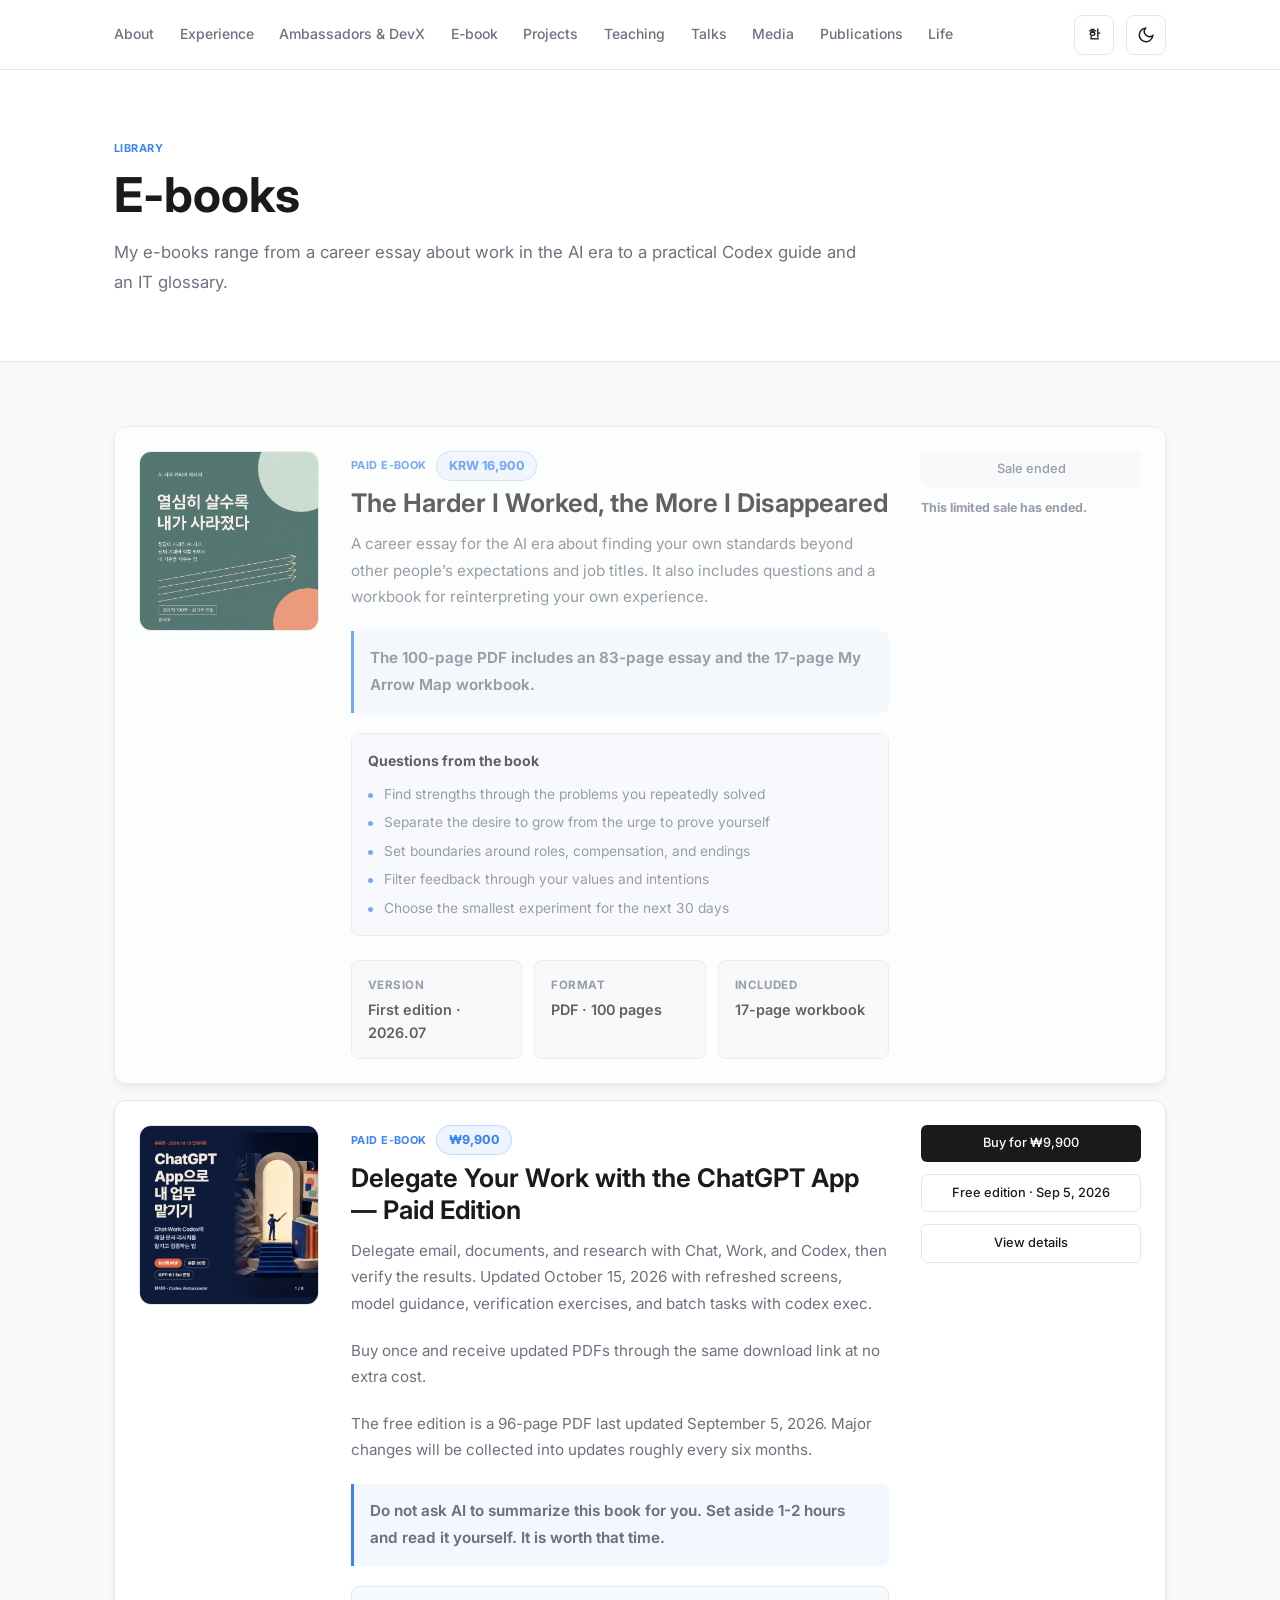
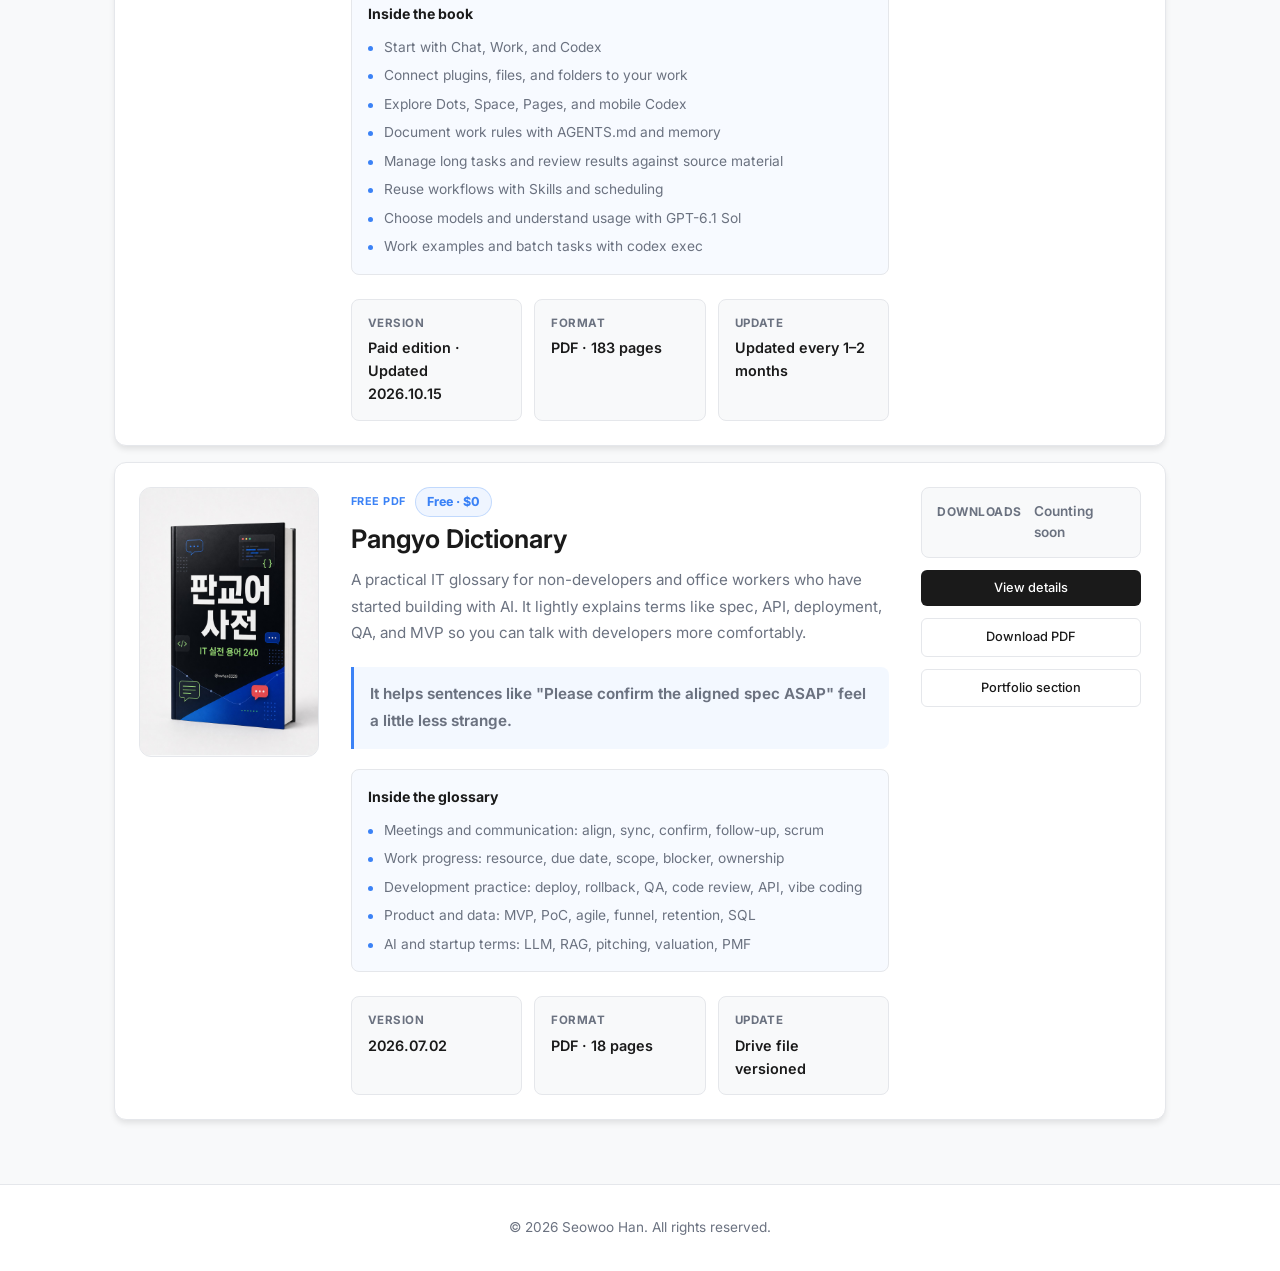
<file: ebooks/index.html>
<!DOCTYPE html>
<html lang="ko">

<head>
    <meta charset="UTF-8">
    <meta name="viewport" content="width=device-width, initial-scale=1.0">

    <title>E-books | 한서우 (Seowoo Han)</title>
    <meta name="title" content="E-books | 한서우 (Seowoo Han)">
    <meta name="description"
        content="한서우가 만든 AI 시대 커리어 에세이, Codex 실전 가이드, IT·개발·스타트업 용어 e-book을 모아둔 페이지입니다.">
    <meta name="keywords" content="한서우, Seowoo Han, 열심히 살수록 내가 사라졌다, 커리어 에세이, Codex, e-book, PDF, AI, 판교어 사전, IT 용어, 개발 용어, 스타트업 용어">
    <meta name="author" content="Seowoo Han">
    <meta name="robots" content="index, follow">
    <link rel="canonical" href="https://swhan0329.github.io/ebooks/">

    <meta property="og:type" content="website">
    <meta property="og:url" content="https://swhan0329.github.io/ebooks/">
    <meta property="og:title" content="E-books | 한서우 (Seowoo Han)">
    <meta property="og:description" content="AI 시대 커리어 에세이, Codex 실전 가이드, IT·개발·스타트업 용어 e-book 모음.">
    <meta property="og:image" content="https://swhan0329.github.io/assets/ebooks/working-harder-disappeared-ebook-cover.png">
    <meta property="og:locale" content="ko_KR">

    <meta property="twitter:card" content="summary_large_image">
    <meta property="twitter:url" content="https://swhan0329.github.io/ebooks/">
    <meta property="twitter:title" content="E-books | 한서우 (Seowoo Han)">
    <meta property="twitter:description" content="AI 시대 커리어 에세이, Codex 실전 가이드, IT·개발·스타트업 용어 e-book 모음.">
    <meta property="twitter:image" content="https://swhan0329.github.io/assets/ebooks/working-harder-disappeared-ebook-cover.png">

    <link rel="icon" type="image/jpeg" href="../assets/profile.jpg">
    <link rel="apple-touch-icon" href="../assets/profile.jpg">
    <meta name="theme-color" content="#3b82f6">

    <link rel="stylesheet" href="../css/style.css?v=20261015-ebook-6th">
    <link rel="preconnect" href="https://fonts.googleapis.com">
    <link rel="preconnect" href="https://fonts.gstatic.com" crossorigin>
    <link href="https://fonts.googleapis.com/css2?family=Inter:wght@300;400;500;600;700&display=swap" rel="stylesheet">
</head>

<body
    data-meta-title-ko="E-books | 한서우 (Seowoo Han)"
    data-meta-title-en="E-books | Seowoo Han"
    data-meta-description-ko="한서우가 만든 AI 시대 커리어 에세이, Codex 실전 가이드, IT·개발·스타트업 용어 e-book을 모아둔 페이지입니다."
    data-meta-description-en="A collection of Seowoo Han's e-books on AI-era careers, practical Codex workflows, and IT, software, and startup terms.">
    <header class="header" id="header">
        <div class="container">
            <nav class="nav" id="nav">
                <a href="../#about" data-i18n="nav.about">About</a>
                <a href="../#experience" data-i18n="nav.experience">Experience</a>
                <a href="../#ecosystem" data-i18n="nav.ecosystem">Codex & DevX</a>
                <a href="../#ebook" data-i18n="nav.ebook">E-book</a>
                <a href="../#projects" data-i18n="nav.projects">Projects</a>
                <a href="../#teaching" data-i18n="nav.teaching">Teaching</a>
                <a href="../#talks" data-i18n="nav.talks">Talks</a>
                <a href="../#media" data-i18n="nav.media">Media</a>
                <a href="../#publications" data-i18n="nav.publications">Publications</a>
                <a href="../#life" data-i18n="nav.life">Life</a>
            </nav>
            <div class="header-actions">
                <button class="lang-toggle" id="langToggle" aria-label="Toggle Language">
                    <span class="lang-text">EN</span>
                </button>
                <button class="theme-toggle" id="themeToggle" aria-label="Toggle Theme">
                    <svg class="sun-icon" viewBox="0 0 24 24" fill="none" stroke="currentColor" stroke-width="2">
                        <circle cx="12" cy="12" r="5"></circle>
                        <line x1="12" y1="1" x2="12" y2="3"></line>
                        <line x1="12" y1="21" x2="12" y2="23"></line>
                        <line x1="4.22" y1="4.22" x2="5.64" y2="5.64"></line>
                        <line x1="18.36" y1="18.36" x2="19.78" y2="19.78"></line>
                        <line x1="1" y1="12" x2="3" y2="12"></line>
                        <line x1="21" y1="12" x2="23" y2="12"></line>
                        <line x1="4.22" y1="19.78" x2="5.64" y2="18.36"></line>
                        <line x1="18.36" y1="5.64" x2="19.78" y2="4.22"></line>
                    </svg>
                    <svg class="moon-icon" viewBox="0 0 24 24" fill="none" stroke="currentColor" stroke-width="2">
                        <path d="M21 12.79A9 9 0 1 1 11.21 3 7 7 0 0 0 21 12.79z"></path>
                    </svg>
                </button>
                <button class="menu-toggle" id="menuToggle" aria-label="Toggle Menu">
                    <span></span>
                    <span></span>
                    <span></span>
                </button>
            </div>
        </div>
    </header>

    <main>
        <section class="section ebooks-page-hero">
            <div class="container">
                <div class="ebooks-page-heading">
                    <span class="proof-label" data-i18n="ebooks.label">Library</span>
                    <h1 data-i18n="ebooks.title">E-books</h1>
                    <p data-i18n="ebooks.desc">
                        AI 시대의 일과 커리어를 돌아보는 에세이부터 Codex 실전 가이드와 IT 용어집까지, 직접 만든 전자책을 모았습니다.
                    </p>
                </div>
            </div>
        </section>

        <section class="section ebooks-list-section">
            <div class="container">
                <div class="ebooks-grid">
                    <a href="https://www.latpeed.com/products/0q32f" class="ebook-list-card ebook-list-card-link ebook-list-card-paid"
                        id="working-harder-disappeared" target="_blank" rel="noopener"
                        data-sale-deadline="2026-09-30T23:59:00+09:00">
                        <div class="ebook-list-cover">
                            <div class="ebook-cover-card">
                                <img src="../assets/ebooks/working-harder-disappeared-ebook-cover.png"
                                    alt="열심히 살수록 내가 사라졌다 전자책 표지">
                            </div>
                        </div>
                        <div class="ebook-list-copy">
                            <div class="ebook-kicker-row">
                                <span class="proof-label" data-i18n="arrow.label">유료 전자책</span>
                                <span class="ebook-price" data-i18n="arrow.price">16,900원</span>
                            </div>
                            <h2 data-i18n="arrow.title">열심히 살수록 내가 사라졌다</h2>
                            <p data-i18n="arrow.desc">
                                AI 시대의 일과 커리어를 돌아보며, 남의 기대와 직함 밖에서 내 기준을 세우는 과정을 담은 에세이입니다. 자신의 경험을 다시 해석할 질문과 워크북도 함께 제공합니다.
                            </p>
                            <p class="ebook-reading-note" data-i18n="arrow.readingNote">
                                본문 83쪽과 ‘나의 화살 지도’ 워크북 17쪽이 하나의 100쪽 PDF에 포함됩니다.
                            </p>
                            <div class="ebook-preview-list">
                                <h3 data-i18n="arrow.previewTitle">이 책이 건네는 질문</h3>
                                <ul>
                                    <li data-i18n="arrow.preview.item1">반복해서 해결한 문제로 강점 찾기</li>
                                    <li data-i18n="arrow.preview.item2">성장 욕구와 자기 증명 욕구 구분하기</li>
                                    <li data-i18n="arrow.preview.item3">역할·보상·종료 조건으로 경계 세우기</li>
                                    <li data-i18n="arrow.preview.item4">피드백을 가치와 의도로 걸러내기</li>
                                    <li data-i18n="arrow.preview.item5">다음 30일의 가장 작은 실험 정하기</li>
                                </ul>
                            </div>
                            <dl class="ebook-meta ebook-list-meta">
                                <div>
                                    <dt data-i18n="ebook.meta.versionLabel">버전</dt>
                                    <dd data-i18n="arrow.meta.version">초판 · 2026.07</dd>
                                </div>
                                <div>
                                    <dt data-i18n="ebook.meta.formatLabel">형식</dt>
                                    <dd data-i18n="arrow.meta.format">PDF · 100쪽</dd>
                                </div>
                                <div>
                                    <dt data-i18n="arrow.meta.includedLabel">포함</dt>
                                    <dd data-i18n="arrow.meta.included">워크북 포함</dd>
                                </div>
                            </dl>
                        </div>
                        <div class="ebook-list-actions">
                            <span class="btn btn-primary js-sale-cta" data-i18n="arrow.cta">판매 페이지 보기</span>
                            <small class="ebook-sale-deadline" data-i18n="arrow.deadline">많은 분들이 관심 가져주셔서 2026년 9월 30일까지 판매를 연장합니다.</small>
                            <small class="ebook-external-note" data-i18n="arrow.externalNote">클릭하면 래피드 판매 페이지가 새 탭에서 열립니다.</small>
                        </div>
                    </a>

                    <article class="ebook-list-card" id="codex-work">
                        <div class="ebook-list-cover">
                            <div class="ebook-cover-card ebook-cover-card-square">
                                <img src="../assets/ebooks/chatgpt-app-paid-20261015.png" alt="ChatGPT App으로 내 업무 맡기기 유료판 · 2026.10.15 업데이트 표지">
                            </div>
                        </div>
                        <div class="ebook-list-copy">
                            <div class="ebook-kicker-row">
                                <span class="proof-label" data-i18n="ebook.label">유료 전자책</span>
                                <span class="ebook-price" data-i18n="ebook.price">9,900원</span>
                            </div>
                            <h2 data-i18n="ebook.title">ChatGPT App으로 내 업무 맡기기 — 유료판</h2>
                            <p data-i18n="ebook.desc">Chat·Work·Codex에 메일·문서·리서치를 맡기고 결과를 검증하는 실전 가이드입니다. 2026년 10월 15일 업데이트에 최신 화면과 모델 선택, 검증 연습과 codex exec 일괄 작업을 담았습니다.</p>
                            <p class="ebook-note" data-i18n="ebook.updateNote">한 번 구매하면 같은 다운로드 링크에서 이후 업데이트된 PDF도 추가 비용 없이 계속 받아볼 수 있습니다.</p>
                            <p class="ebook-note" data-i18n="ebook.freeNote">무료판은 최근 업데이트가 2026년 9월 5일인 96쪽 PDF입니다. 앞으로는 반년에 한 번 정도 큰 변화를 모아 업데이트합니다.</p>
                            <p class="ebook-reading-note" data-i18n="ebook.readingNote">AI에게 이 책을 요약하게 하지 마세요. 직접 1-2시간 시간을 내서 읽으세요. 그만한 가치가 있습니다.</p>
                            <div class="ebook-preview-list">
                                <h3 data-i18n="ebook.previewTitle">담긴 내용 · 목차</h3>
                                <ul>
                                    <li data-i18n="ebook.preview.item1">Chat·Work·Codex에서 내 업무 시작하기</li>
                                    <li data-i18n="ebook.preview.item2">플러그인과 파일·폴더를 업무에 연결하기</li>
                                    <li data-i18n="ebook.preview.item3">Dots·Space·Pages와 모바일 Codex 살펴보기</li>
                                    <li data-i18n="ebook.preview.item4">AGENTS.md와 메모리로 작업 원칙 남기기</li>
                                    <li data-i18n="ebook.preview.item5">긴 작업을 운영하고 원자료로 결과 검증하기</li>
                                    <li data-i18n="ebook.preview.item6">스킬과 예약으로 반복 업무 다시 쓰기</li>
                                    <li data-i18n="ebook.preview.item7">GPT-6.1 Sol 기준 모델 선택과 사용량 이해하기</li>
                                    <li data-i18n="ebook.preview.item8">사무용 실전 예시와 codex exec 일괄 작업</li>
                                </ul>
                            </div>
                            <dl class="ebook-meta ebook-list-meta">
                                <div>
                                    <dt data-i18n="ebook.meta.versionLabel">버전</dt>
                                    <dd data-i18n="ebook.meta.version">유료판 · 2026.10.15 업데이트</dd>
                                </div>
                                <div>
                                    <dt data-i18n="ebook.meta.formatLabel">형식</dt>
                                    <dd data-i18n="ebook.meta.format">PDF · 183쪽</dd>
                                </div>
                                <div>
                                    <dt data-i18n="ebook.meta.updateLabel">업데이트</dt>
                                    <dd data-i18n="ebook.meta.update">1~2개월마다 업데이트</dd>
                                </div>
                            </dl>
                        </div>
                        <div class="ebook-list-actions">
                            <a href="https://www.latpeed.com/products/Ltt8l" class="btn btn-primary" target="_blank" rel="noopener" data-i18n="ebook.purchase">9,900원에 구매하기</a>
                            <a href="https://www.latpeed.com/products/W6f-t" class="btn btn-secondary js-download-track" target="_blank" rel="noopener" data-counter-key="swhan0329_github_io_codex_work_downloads" data-i18n="ebook.getFreeOnLatpeed">무료판 보기 · 2026.09.05</a>
                            <a href="codex-work/" class="btn btn-secondary" data-i18n="ebooks.detailCta">상세 보기</a>
                        </div>
                    </article>

                    <article class="ebook-list-card" id="pangyo-dictionary">
                        <div class="ebook-list-cover">
                            <div class="ebook-cover-card">
                                <img src="../assets/ebooks/pangyo-dictionary-book-mockup-v5.jpg" alt="판교어 사전 e-book book mockup">
                            </div>
                        </div>
                        <div class="ebook-list-copy">
                            <div class="ebook-kicker-row">
                                <span class="proof-label" data-i18n="pangyo.label">무료 PDF</span>
                                <span class="ebook-price" data-i18n="pangyo.price">0원 무료</span>
                            </div>
                            <h2 data-i18n="pangyo.title">판교어 사전</h2>
                            <p data-i18n="pangyo.desc">
                                AI로 직접 만들기 시작한 비개발자와 사무직을 위한 IT 실전 용어집입니다. 스펙, API, 배포, QA, MVP처럼 만들다 보면 계속 마주치는 말을 가볍게 익히고, 개발자와 더 편하게 이야기할 수 있도록 정리했습니다.
                            </p>
                            <p class="ebook-reading-note" data-i18n="pangyo.readingNote">
                                "어제 얼라인한 스펙, 아삽으로 컨펌 부탁드려요" 같은 문장이 조금 덜 낯설어지게 만드는 협업용 용어집입니다.
                            </p>
                            <div class="ebook-preview-list">
                                <h3 data-i18n="pangyo.previewTitle">담긴 내용 · 목차</h3>
                                <ul>
                                    <li data-i18n="pangyo.preview.item1">회의·소통: 얼라인, 싱크, 컨펌, 팔로업, 스크럼</li>
                                    <li data-i18n="pangyo.preview.item2">업무 진행: 리소스, 듀데잇, 스코프, 블로커, 오너십</li>
                                    <li data-i18n="pangyo.preview.item3">개발 실전: 배포, 롤백, QA, 코드리뷰, API, 바이브코딩</li>
                                    <li data-i18n="pangyo.preview.item4">기획·데이터: MVP, PoC, 애자일, 퍼널, 리텐션, SQL</li>
                                    <li data-i18n="pangyo.preview.item5">AI·스타트업 씬: LLM, RAG, 피칭, 밸류에이션, PMF</li>
                                </ul>
                            </div>
                            <dl class="ebook-meta ebook-list-meta">
                                <div>
                                    <dt data-i18n="ebook.meta.versionLabel">버전</dt>
                                    <dd data-i18n="pangyo.meta.version">2026.07.02</dd>
                                </div>
                                <div>
                                    <dt data-i18n="ebook.meta.formatLabel">형식</dt>
                                    <dd data-i18n="pangyo.meta.format">PDF · 18 pages</dd>
                                </div>
                                <div>
                                    <dt data-i18n="ebook.meta.updateLabel">업데이트</dt>
                                    <dd data-i18n="pangyo.meta.update">Drive file versioned</dd>
                                </div>
                            </dl>
                        </div>
                        <div class="ebook-list-actions">
                            <div class="ebook-count" data-counter-key="swhan0329_github_io_pangyo_dictionary_downloads">
                                <span data-i18n="ebook.downloadCountLabel">다운로드</span>
                                <strong data-count-value>0</strong>
                            </div>
                            <a href="pangyo-dictionary/" class="btn btn-primary" data-i18n="ebooks.detailCta">상세 보기</a>
                            <a href="https://drive.google.com/uc?export=download&amp;id=1zhmlIp4DhQfUR2cjSlQj-nCV4YbMPi0i"
                                class="btn btn-secondary js-download-track" target="_blank" rel="noopener"
                                data-counter-key="swhan0329_github_io_pangyo_dictionary_downloads"
                                data-i18n="ebook.download">PDF 다운로드</a>
                            <a href="../#ebook" class="btn btn-secondary" data-i18n="ebooks.portfolioCta">포트폴리오 섹션</a>
                        </div>
                    </article>
                </div>
            </div>
        </section>
    </main>

    <footer class="footer">
        <div class="container">
            <p>&copy; 2026 Seowoo Han. <span data-i18n="footer.rights">All rights reserved.</span></p>
        </div>
    </footer>

    <script src="../js/i18n.js?v=20261016-ebook-detail"></script>
    <script src="../js/main.js?v=20260719-paid-ebook-deadline"></script>
</body>

</html>
</file>
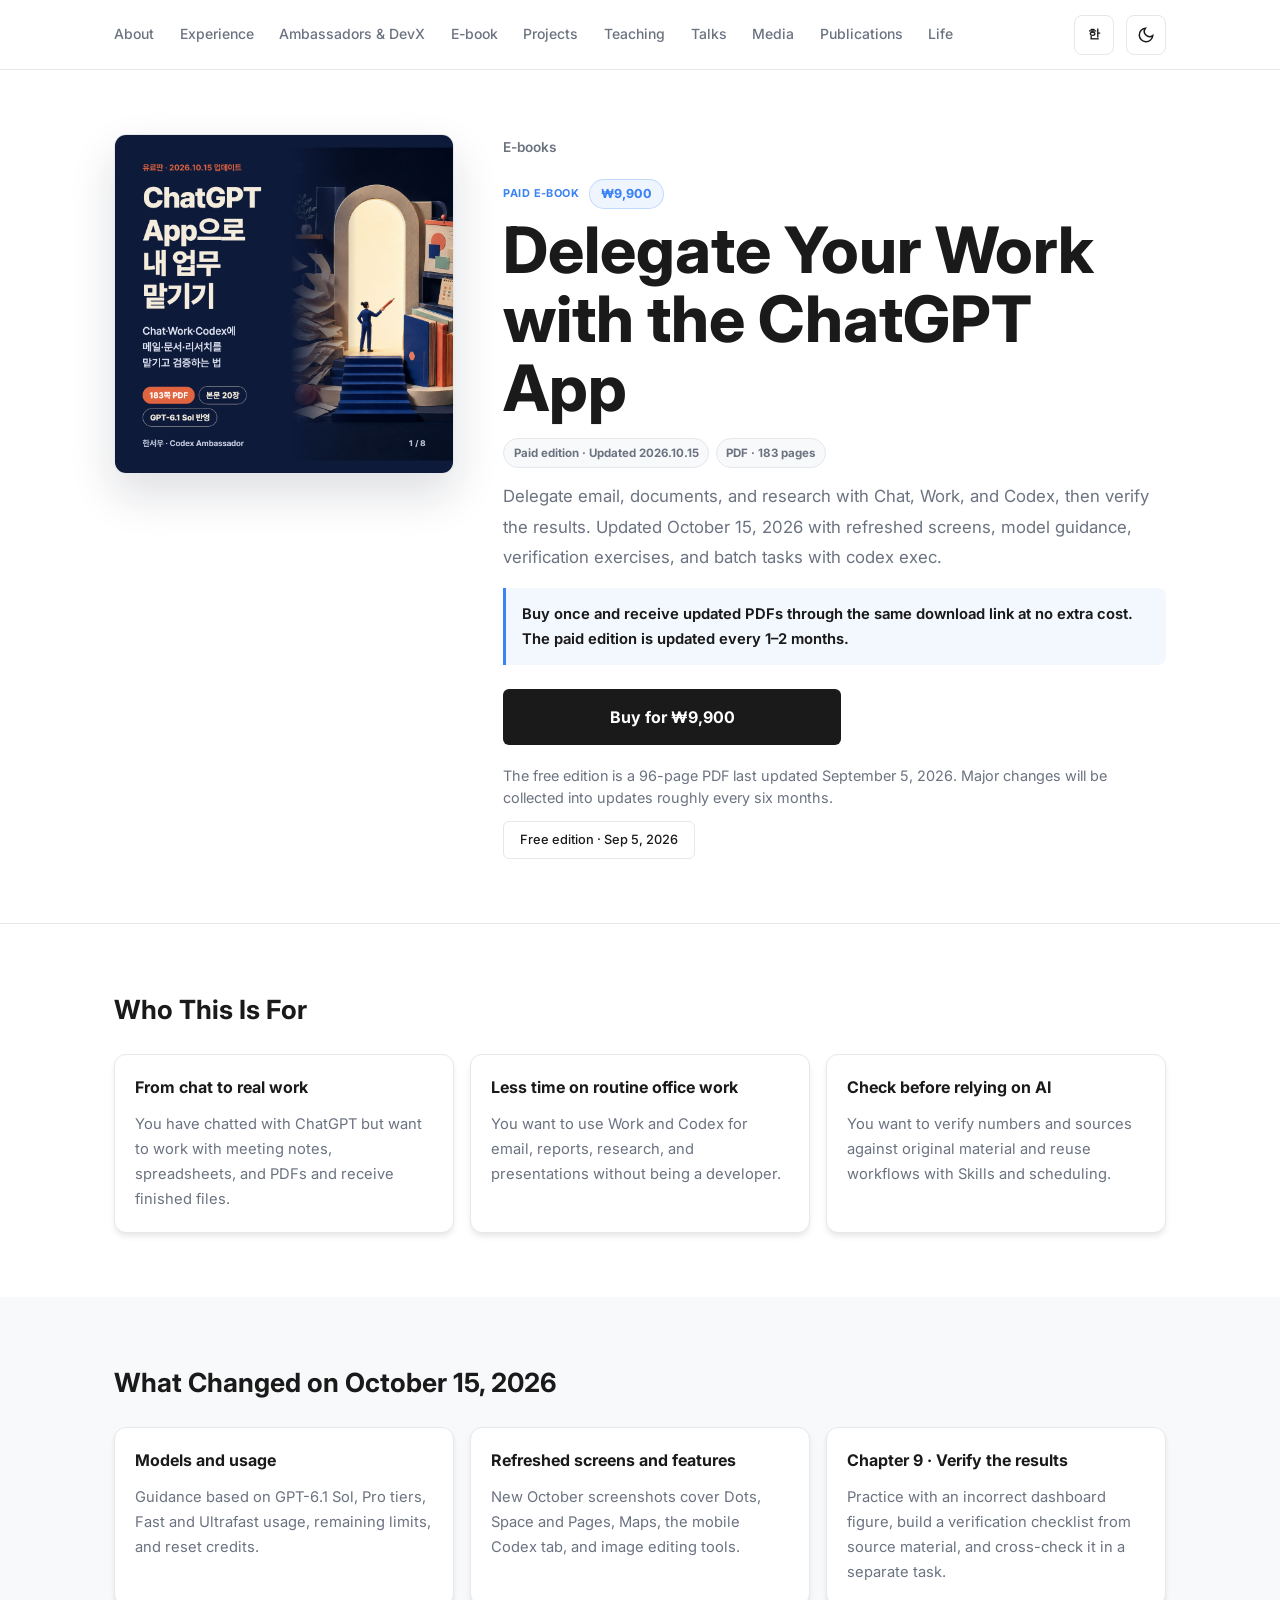
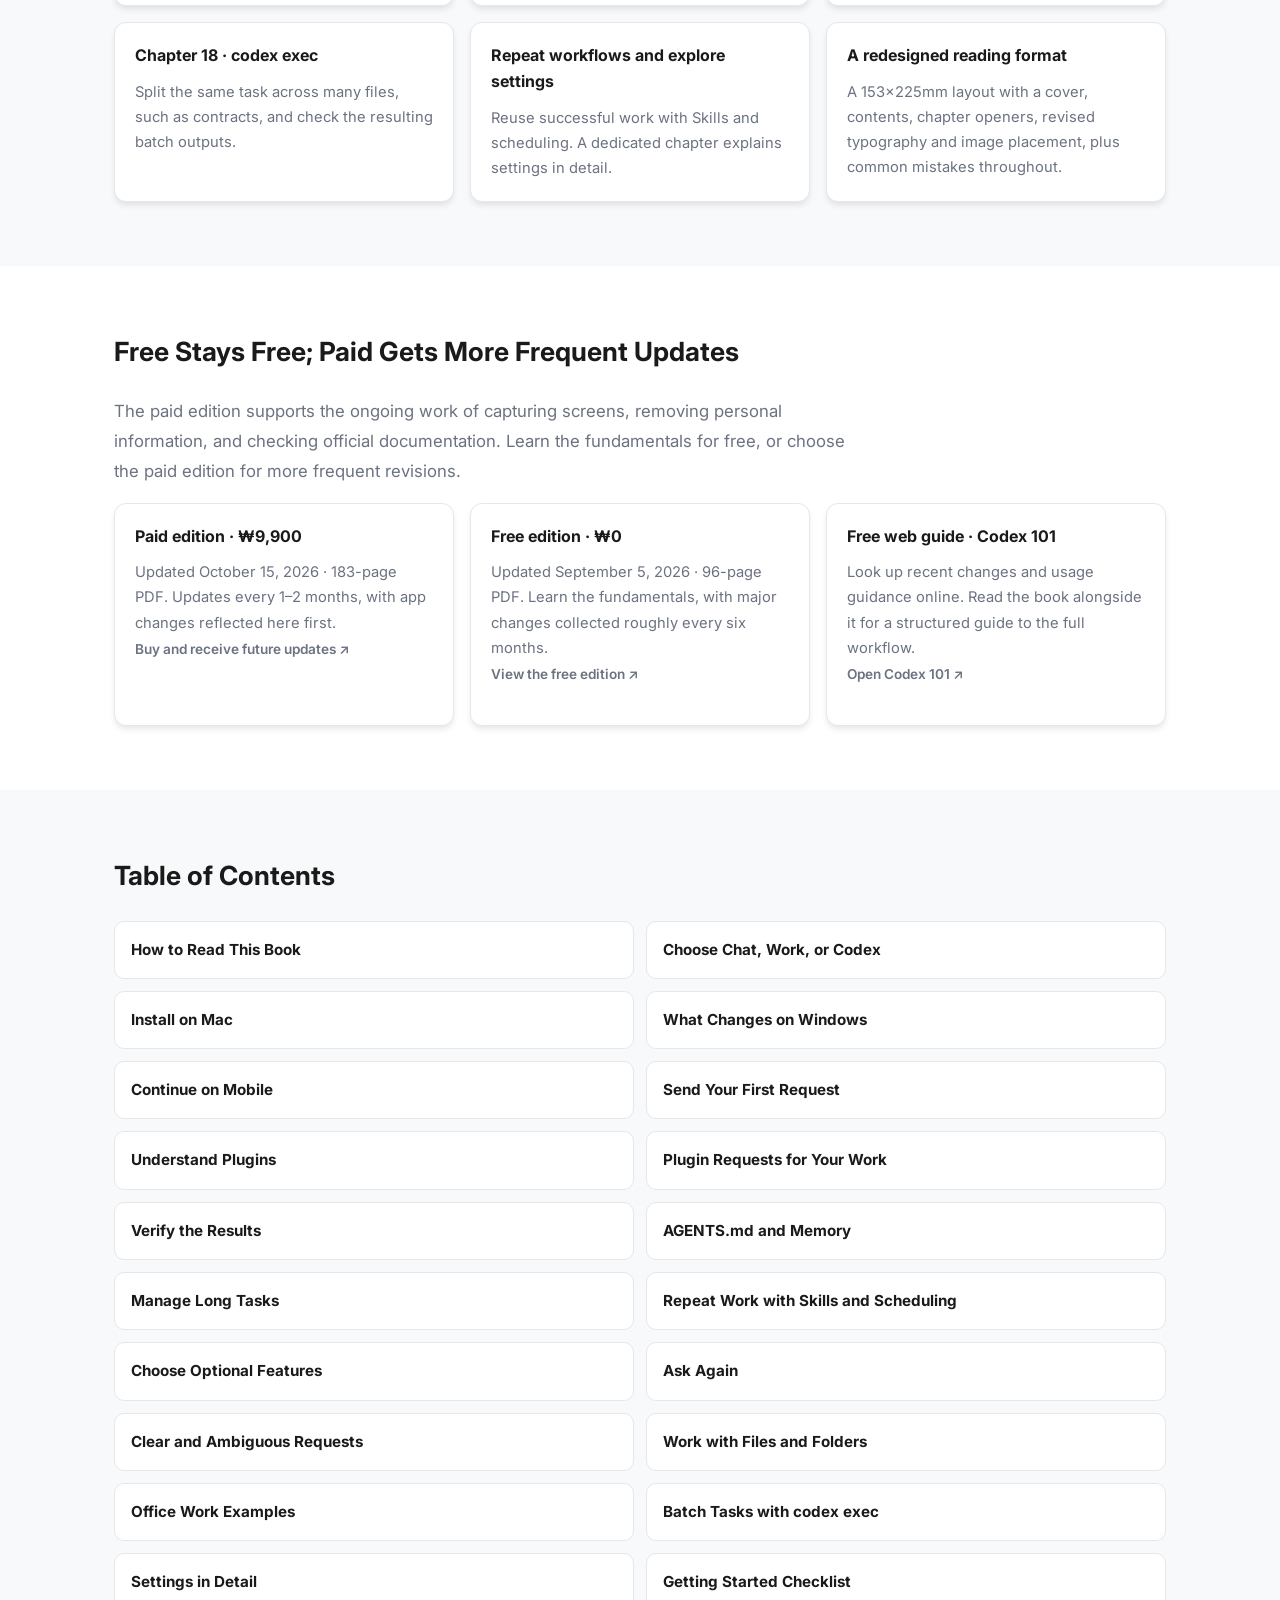
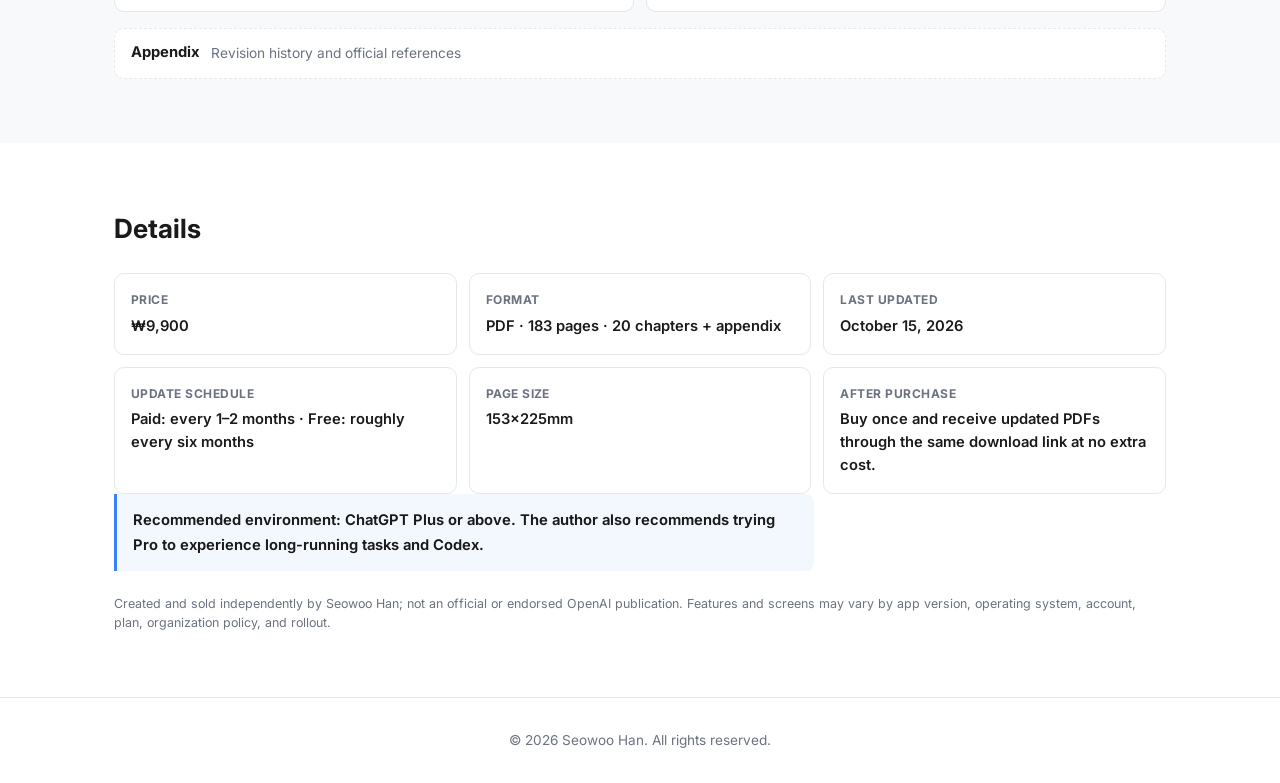
<file: ebooks/codex-work/index.html>
<!DOCTYPE html>
<html lang="ko">

<head>
    <meta charset="UTF-8">
    <meta name="viewport" content="width=device-width, initial-scale=1.0">

    <title>ChatGPT App으로 내 업무 맡기기 — 유료판 · 2026.10.15 업데이트 | E-book</title>
    <meta name="title" content="ChatGPT App으로 내 업무 맡기기 — 유료판 · 2026.10.15 업데이트 | E-book">
    <meta name="description"
        content="183쪽 PDF · 최근 업데이트 2026.10.15 · 9,900원. 한 번 구매하면 이후 업데이트도 계속 제공됩니다. 유료판은 1~2개월마다, 무료판은 약 반년마다 업데이트합니다.">
    <meta name="keywords" content="ChatGPT App, ChatGPT Work, Codex, e-book, 한서우, 업무 자동화, 유료판, 183쪽">
    <meta name="author" content="Seowoo Han">
    <meta name="robots" content="index, follow">
    <link rel="canonical" href="https://swhan0329.github.io/ebooks/codex-work/">

    <meta property="og:type" content="book">
    <meta property="og:url" content="https://swhan0329.github.io/ebooks/codex-work/">
    <meta property="og:title" content="ChatGPT App으로 내 업무 맡기기 — 유료판 · 2026.10.15 업데이트 | E-book">
    <meta property="og:description" content="183쪽 PDF · 최근 업데이트 2026.10.15 · 9,900원. 한 번 구매하면 이후 업데이트도 계속 제공됩니다. 유료판은 1~2개월마다, 무료판은 약 반년마다 업데이트합니다.">
    <meta property="og:image" content="https://swhan0329.github.io/assets/ebooks/chatgpt-app-paid-20261015.png">
    <meta property="og:image:secure_url" content="https://swhan0329.github.io/assets/ebooks/chatgpt-app-paid-20261015.png">
    <meta property="og:image:type" content="image/png">
    <meta property="og:image:width" content="1080">
    <meta property="og:image:height" content="1080">
    <meta property="og:image:alt" content="ChatGPT App으로 내 업무 맡기기 - 유료판. 183쪽, 2026.10.15 업데이트, 9,900원, 한서우 지음.">
    <meta property="og:locale" content="ko_KR">

    <meta property="twitter:card" content="summary_large_image">
    <meta property="twitter:url" content="https://swhan0329.github.io/ebooks/codex-work/">
    <meta property="twitter:title" content="ChatGPT App으로 내 업무 맡기기 — 유료판 · 2026.10.15 업데이트 | E-book">
    <meta property="twitter:description" content="183쪽 PDF · 최근 업데이트 2026.10.15 · 9,900원. 한 번 구매하면 이후 업데이트도 계속 제공됩니다. 유료판은 1~2개월마다, 무료판은 약 반년마다 업데이트합니다.">
    <meta property="twitter:image" content="https://swhan0329.github.io/assets/ebooks/chatgpt-app-paid-20261015.png">
    <meta property="twitter:image:alt" content="ChatGPT App으로 내 업무 맡기기 - 유료판. 183쪽, 2026.10.15 업데이트, 9,900원, 한서우 지음.">

    <link rel="icon" type="image/jpeg" href="../../assets/profile.jpg">
    <link rel="apple-touch-icon" href="../../assets/profile.jpg">
    <meta name="theme-color" content="#3b82f6">

    <link rel="stylesheet" href="../../css/style.css?v=20261015-ebook-6th">
    <link rel="preconnect" href="https://fonts.googleapis.com">
    <link rel="preconnect" href="https://fonts.gstatic.com" crossorigin>
    <link href="https://fonts.googleapis.com/css2?family=Inter:wght@300;400;500;600;700&display=swap" rel="stylesheet">
</head>

<body
    data-meta-title-ko="ChatGPT App으로 내 업무 맡기기 — 유료판 · 2026.10.15 업데이트 | E-book"
    data-meta-title-en="Delegate Your Work with the ChatGPT App — Paid Edition · Updated 2026.10.15 | E-book"
    data-meta-description-ko="183쪽 PDF · 최근 업데이트 2026.10.15 · 9,900원. 한 번 구매하면 이후 업데이트도 계속 제공됩니다. 유료판은 1~2개월마다, 무료판은 약 반년마다 업데이트합니다."
    data-meta-description-en="183-page PDF · Updated October 15, 2026 · ₩9,900 with future updates included. Paid updates every 1–2 months; free updates roughly every six months.">
    <header class="header" id="header">
        <div class="container">
            <nav class="nav" id="nav">
                <a href="../../#about" data-i18n="nav.about">About</a>
                <a href="../../#experience" data-i18n="nav.experience">Experience</a>
                <a href="../../#ecosystem" data-i18n="nav.ecosystem">Codex & DevX</a>
                <a href="../../#ebook" data-i18n="nav.ebook">E-book</a>
                <a href="../../#projects" data-i18n="nav.projects">Projects</a>
                <a href="../../#teaching" data-i18n="nav.teaching">Teaching</a>
                <a href="../../#talks" data-i18n="nav.talks">Talks</a>
                <a href="../../#media" data-i18n="nav.media">Media</a>
                <a href="../../#publications" data-i18n="nav.publications">Publications</a>
                <a href="../../#life" data-i18n="nav.life">Life</a>
            </nav>
            <div class="header-actions">
                <button class="lang-toggle" id="langToggle" aria-label="Toggle Language">
                    <span class="lang-text">EN</span>
                </button>
                <button class="theme-toggle" id="themeToggle" aria-label="Toggle Theme">
                    <svg class="sun-icon" viewBox="0 0 24 24" fill="none" stroke="currentColor" stroke-width="2">
                        <circle cx="12" cy="12" r="5"></circle>
                        <line x1="12" y1="1" x2="12" y2="3"></line>
                        <line x1="12" y1="21" x2="12" y2="23"></line>
                        <line x1="4.22" y1="4.22" x2="5.64" y2="5.64"></line>
                        <line x1="18.36" y1="18.36" x2="19.78" y2="19.78"></line>
                        <line x1="1" y1="12" x2="3" y2="12"></line>
                        <line x1="21" y1="12" x2="23" y2="12"></line>
                        <line x1="4.22" y1="19.78" x2="5.64" y2="18.36"></line>
                        <line x1="18.36" y1="5.64" x2="19.78" y2="4.22"></line>
                    </svg>
                    <svg class="moon-icon" viewBox="0 0 24 24" fill="none" stroke="currentColor" stroke-width="2">
                        <path d="M21 12.79A9 9 0 1 1 11.21 3 7 7 0 0 0 21 12.79z"></path>
                    </svg>
                </button>
                <button class="menu-toggle" id="menuToggle" aria-label="Toggle Menu">
                    <span></span>
                    <span></span>
                    <span></span>
                </button>
            </div>
        </div>
    </header>

    <main class="ebook-detail-page">
        <section class="section ebook-detail-hero">
            <div class="container">
                <div class="ebook-detail-grid">
                    <div class="ebook-detail-cover">
                        <div class="ebook-cover-card ebook-cover-card-square"><img src="../../assets/ebooks/chatgpt-app-paid-20261015.png" alt="ChatGPT App으로 내 업무 맡기기 유료판 · 2026.10.15 업데이트 · 183쪽"></div>
                    </div>
                    <div class="ebook-detail-summary" data-lang-only="ko">
                        <a href="../" class="ebook-breadcrumb">E-books</a>
                        <div class="ebook-kicker-row"><span class="proof-label">유료 전자책</span><span class="ebook-price">9,900원</span></div>
                        <h1>ChatGPT App으로<br>내 업무 맡기기</h1>
                        <div class="ebook-home-meta"><span>유료판 · 2026.10.15 업데이트</span><span>PDF · 183쪽</span></div>
                        <p class="ebook-detail-lead">Chat·Work·Codex에 메일·문서·리서치를 맡기고 결과를 검증하는 실전 가이드입니다. 2026년 10월 15일 업데이트에 최신 화면과 모델 선택, 검증 연습과 codex exec 일괄 작업을 담았습니다.</p>
                        <p class="ebook-reading-note">한 번 구매하면 같은 다운로드 링크에서 이후 업데이트된 PDF도 추가 비용 없이 계속 받아볼 수 있습니다. 유료판은 1~2개월에 한 번 업데이트합니다.</p>
                        <div class="ebook-detail-conversion"><a href="https://www.latpeed.com/products/Ltt8l" class="btn btn-primary" target="_blank" rel="noopener">9,900원에 구매하기</a></div>
                        <p class="ebook-note">무료판은 최근 업데이트가 2026년 9월 5일인 96쪽 PDF입니다. 앞으로는 반년에 한 번 정도 큰 변화를 모아 업데이트합니다.</p>
                        <a href="https://www.latpeed.com/products/W6f-t" class="btn btn-secondary js-download-track" target="_blank" rel="noopener" data-counter-key="swhan0329_github_io_codex_work_downloads">무료판 보기 · 2026.09.05</a>
                    </div>
                    <div class="ebook-detail-summary" data-lang-only="en" hidden>
                        <a href="../" class="ebook-breadcrumb">E-books</a>
                        <div class="ebook-kicker-row"><span class="proof-label">Paid e-book</span><span class="ebook-price">₩9,900</span></div>
                        <h1>Delegate Your Work<br>with the ChatGPT App</h1>
                        <div class="ebook-home-meta"><span>Paid edition · Updated 2026.10.15</span><span>PDF · 183 pages</span></div>
                        <p class="ebook-detail-lead">Delegate email, documents, and research with Chat, Work, and Codex, then verify the results. Updated October 15, 2026 with refreshed screens, model guidance, verification exercises, and batch tasks with codex exec.</p>
                        <p class="ebook-reading-note">Buy once and receive updated PDFs through the same download link at no extra cost. The paid edition is updated every 1–2 months.</p>
                        <div class="ebook-detail-conversion"><a href="https://www.latpeed.com/products/Ltt8l" class="btn btn-primary" target="_blank" rel="noopener">Buy for ₩9,900</a></div>
                        <p class="ebook-note">The free edition is a 96-page PDF last updated September 5, 2026. Major changes will be collected into updates roughly every six months.</p>
                        <a href="https://www.latpeed.com/products/W6f-t" class="btn btn-secondary js-download-track" target="_blank" rel="noopener" data-counter-key="swhan0329_github_io_codex_work_downloads">Free edition · Sep 5, 2026</a>
                    </div>
                </div>
            </div>
        </section>
        <section class="section ebook-detail-section" data-lang-only="ko">
            <div class="container">
                <h2>이런 분께 맞습니다</h2>
                <div class="ebook-detail-content-grid">
                    <article>
                        <h3>질문에서 실제 업무로</h3>
                        <p>ChatGPT와 대화는 해봤지만 회의록·엑셀·PDF를 읽히고 결과 파일을 받아보는 일이 낯선 분</p>
                    </article>
                    <article>
                        <h3>메일·보고서·리서치 줄이기</h3>
                        <p>개발자가 아니어도 Work와 Codex로 자료 정리와 발표자료 같은 업무를 줄이고 싶은 분</p>
                    </article>
                    <article>
                        <h3>결과를 믿기 전에 확인하기</h3>
                        <p>AI가 만든 숫자와 출처를 원자료와 대조하고, 반복 업무는 스킬과 예약으로 다시 쓰고 싶은 분</p>
                    </article>
                </div>
            </div>
        </section>
        <section class="section section-alt ebook-detail-section" data-lang-only="ko">
            <div class="container">
                <h2>2026년 10월 15일 업데이트</h2>
                <div class="ebook-detail-content-grid">
                    <article>
                        <h3>모델과 사용량</h3>
                        <p>GPT-6.1 Sol을 기준으로 모델을 고르고, Pro 단계와 Fast·Ultrafast 사용량, 남은 한도와 리셋권을 읽는 법을 정리했습니다.</p>
                    </article>
                    <article>
                        <h3>새 화면과 기능</h3>
                        <p>10월에 새로 찍은 화면으로 Dots, Space·Pages, Maps, 모바일 Codex 탭과 이미지 편집 도구를 살펴봅니다.</p>
                    </article>
                    <article>
                        <h3>9장 · 결과를 검증하는 법</h3>
                        <p>숫자가 틀린 대시보드로 연습하며, 원자료로 검증표를 만들고 별도 작업에서 대조하는 순서를 익힙니다.</p>
                    </article>
                    <article>
                        <h3>18장 · codex exec</h3>
                        <p>계약서처럼 여러 파일에 같은 일을 나눠 맡기고, 결과를 검사하는 고급 일괄 작업을 다룹니다.</p>
                    </article>
                    <article>
                        <h3>반복 업무와 설정</h3>
                        <p>스킬·예약으로 성공한 작업을 다시 쓰고, 설정 화면을 별도 장에서 자세히 확인합니다.</p>
                    </article>
                    <article>
                        <h3>읽기 편한 새 판형</h3>
                        <p>153×225mm 판형에 표지·차례·장 시작면을 갖추고 글자·줄 간격·그림 배치를 정리했습니다. 장마다 자주 하는 실수도 모았습니다.</p>
                    </article>
                </div>
            </div>
        </section>
        <section class="section ebook-detail-section" data-lang-only="ko">
            <div class="container">
                <h2>무료판은 계속 무료로, 유료판은 더 자주</h2>
                <p class="ebook-detail-lead">화면을 새로 찍고 개인정보를 가리며 공식 문서와 대조하는 개정 작업을 계속하기 위해 유료판을 운영합니다. 무료판으로 기본기를 익히고, 더 자주 반영되는 최신 내용은 유료판에서 볼 수 있습니다.</p>
                <div class="ebook-detail-content-grid">
                    <article>
                        <h3>유료판 · 9,900원</h3>
                        <p>최근 업데이트 2026.10.15 · PDF 183쪽. 1~2개월에 한 번 업데이트하며 앱의 변화를 먼저 반영합니다.</p>
                        <a class="ebook-breadcrumb" href="https://www.latpeed.com/products/Ltt8l" target="_blank" rel="noopener">구매하고 계속 업데이트 받기 ↗</a>
                    </article>
                    <article>
                        <h3>무료판 · 0원</h3>
                        <p>최근 업데이트 2026.09.05 · PDF 96쪽. 업무를 맡기는 기본기를 담고, 반년에 한 번 정도 큰 변화를 모아 업데이트합니다.</p>
                        <a class="ebook-breadcrumb" href="https://www.latpeed.com/products/W6f-t" target="_blank" rel="noopener">무료판 보기 ↗</a>
                    </article>
                    <article>
                        <h3>무료 웹 가이드 · Codex 101</h3>
                        <p>최근 변화와 사용법은 웹 가이드에서 찾아보세요. 책은 전체 흐름을 순서대로 읽는 길잡이로 함께 활용하면 좋습니다.</p>
                        <a class="ebook-breadcrumb" href="https://swhan0329.github.io/codex-101/" target="_blank" rel="noopener">Codex 101 보기 ↗</a>
                    </article>
                </div>
            </div>
        </section>
        <section class="section section-alt ebook-detail-section" data-lang-only="ko">
            <div class="container">
                <h2>목차</h2>
                <ol class="ebook-toc-list">
                    <li><strong>이 책을 읽는 법</strong></li>
                    <li><strong>Chat·Work·Codex 고르기</strong></li>
                    <li><strong>Mac에 설치하기</strong></li>
                    <li><strong>Windows에서 달라지는 것</strong></li>
                    <li><strong>모바일에서 이어 보기</strong></li>
                    <li><strong>첫 요청 보내기</strong></li>
                    <li><strong>플러그인 이해하기</strong></li>
                    <li><strong>업무별 플러그인 요청문</strong></li>
                    <li><strong>결과를 검증하는 법</strong></li>
                    <li><strong>AGENTS.md와 메모리</strong></li>
                    <li><strong>긴 작업 운영하기</strong></li>
                    <li><strong>스킬과 예약으로 반복하기</strong></li>
                    <li><strong>선택 기능 고르기</strong></li>
                    <li><strong>다시 요청하기</strong></li>
                    <li><strong>좋은 요청과 애매한 요청</strong></li>
                    <li><strong>파일과 폴더 맡기기</strong></li>
                    <li><strong>사무용 실전 예시</strong></li>
                    <li><strong>codex exec로 한꺼번에 맡기기</strong></li>
                    <li><strong>설정 화면 자세히 보기</strong></li>
                    <li><strong>처음 시작 체크리스트</strong></li>
                </ol>
                <p class="ebook-toc-revision"><strong>부록</strong><span>개정 내역 · 참고한 공식 문서</span></p>
            </div>
        </section>
        <section class="section ebook-detail-section" data-lang-only="ko">
            <div class="container">
                <h2>상세 정보</h2>
                <dl class="ebook-detail-specs">
                    <div><dt>가격</dt><dd>9,900원</dd></div>
                    <div><dt>형식</dt><dd>PDF · 183쪽 · 본문 20장 + 부록</dd></div>
                    <div><dt>최근 업데이트</dt><dd>2026년 10월 15일</dd></div>
                    <div><dt>업데이트 주기</dt><dd>유료판 1~2개월마다 · 무료판 약 반년마다</dd></div>
                    <div><dt>판형</dt><dd>153×225mm 실용서 판형</dd></div>
                    <div><dt>구매 후 제공</dt><dd>한 번 구매하면 같은 다운로드 링크에서 이후 업데이트된 PDF도 추가 비용 없이 계속 받아볼 수 있습니다.</dd></div>
                </dl>
                <p class="ebook-reading-note">권장 사용 환경: ChatGPT Plus 이상. 저자는 긴 작업과 Codex를 직접 경험해 보는 용도로 Pro 사용도 적극 추천합니다.</p>
                <p class="ebook-note">한서우가 개인적으로 제작·판매하는 자료로, OpenAI에서 공식 제작하거나 승인한 자료가 아닙니다. 기능과 화면은 앱 버전, 운영체제, 계정·플랜과 조직 정책, 순차 제공 상태에 따라 다를 수 있습니다.</p>
            </div>
        </section>
        <section class="section ebook-detail-section" data-lang-only="en" hidden>
            <div class="container">
                <h2>Who This Is For</h2>
                <div class="ebook-detail-content-grid">
                    <article>
                        <h3>From chat to real work</h3>
                        <p>You have chatted with ChatGPT but want to work with meeting notes, spreadsheets, and PDFs and receive finished files.</p>
                    </article>
                    <article>
                        <h3>Less time on routine office work</h3>
                        <p>You want to use Work and Codex for email, reports, research, and presentations without being a developer.</p>
                    </article>
                    <article>
                        <h3>Check before relying on AI</h3>
                        <p>You want to verify numbers and sources against original material and reuse workflows with Skills and scheduling.</p>
                    </article>
                </div>
            </div>
        </section>
        <section class="section section-alt ebook-detail-section" data-lang-only="en" hidden>
            <div class="container">
                <h2>What Changed on October 15, 2026</h2>
                <div class="ebook-detail-content-grid">
                    <article>
                        <h3>Models and usage</h3>
                        <p>Guidance based on GPT-6.1 Sol, Pro tiers, Fast and Ultrafast usage, remaining limits, and reset credits.</p>
                    </article>
                    <article>
                        <h3>Refreshed screens and features</h3>
                        <p>New October screenshots cover Dots, Space and Pages, Maps, the mobile Codex tab, and image editing tools.</p>
                    </article>
                    <article>
                        <h3>Chapter 9 · Verify the results</h3>
                        <p>Practice with an incorrect dashboard figure, build a verification checklist from source material, and cross-check it in a separate task.</p>
                    </article>
                    <article>
                        <h3>Chapter 18 · codex exec</h3>
                        <p>Split the same task across many files, such as contracts, and check the resulting batch outputs.</p>
                    </article>
                    <article>
                        <h3>Repeat workflows and explore settings</h3>
                        <p>Reuse successful work with Skills and scheduling. A dedicated chapter explains settings in detail.</p>
                    </article>
                    <article>
                        <h3>A redesigned reading format</h3>
                        <p>A 153×225mm layout with a cover, contents, chapter openers, revised typography and image placement, plus common mistakes throughout.</p>
                    </article>
                </div>
            </div>
        </section>
        <section class="section ebook-detail-section" data-lang-only="en" hidden>
            <div class="container">
                <h2>Free Stays Free; Paid Gets More Frequent Updates</h2>
                <p class="ebook-detail-lead">The paid edition supports the ongoing work of capturing screens, removing personal information, and checking official documentation. Learn the fundamentals for free, or choose the paid edition for more frequent revisions.</p>
                <div class="ebook-detail-content-grid">
                    <article>
                        <h3>Paid edition · ₩9,900</h3>
                        <p>Updated October 15, 2026 · 183-page PDF. Updates every 1–2 months, with app changes reflected here first.</p>
                        <a class="ebook-breadcrumb" href="https://www.latpeed.com/products/Ltt8l" target="_blank" rel="noopener">Buy and receive future updates ↗</a>
                    </article>
                    <article>
                        <h3>Free edition · ₩0</h3>
                        <p>Updated September 5, 2026 · 96-page PDF. Learn the fundamentals, with major changes collected roughly every six months.</p>
                        <a class="ebook-breadcrumb" href="https://www.latpeed.com/products/W6f-t" target="_blank" rel="noopener">View the free edition ↗</a>
                    </article>
                    <article>
                        <h3>Free web guide · Codex 101</h3>
                        <p>Look up recent changes and usage guidance online. Read the book alongside it for a structured guide to the full workflow.</p>
                        <a class="ebook-breadcrumb" href="https://swhan0329.github.io/codex-101/" target="_blank" rel="noopener">Open Codex 101 ↗</a>
                    </article>
                </div>
            </div>
        </section>
        <section class="section section-alt ebook-detail-section" data-lang-only="en" hidden>
            <div class="container">
                <h2>Table of Contents</h2>
                <ol class="ebook-toc-list">
                    <li><strong>How to Read This Book</strong></li>
                    <li><strong>Choose Chat, Work, or Codex</strong></li>
                    <li><strong>Install on Mac</strong></li>
                    <li><strong>What Changes on Windows</strong></li>
                    <li><strong>Continue on Mobile</strong></li>
                    <li><strong>Send Your First Request</strong></li>
                    <li><strong>Understand Plugins</strong></li>
                    <li><strong>Plugin Requests for Your Work</strong></li>
                    <li><strong>Verify the Results</strong></li>
                    <li><strong>AGENTS.md and Memory</strong></li>
                    <li><strong>Manage Long Tasks</strong></li>
                    <li><strong>Repeat Work with Skills and Scheduling</strong></li>
                    <li><strong>Choose Optional Features</strong></li>
                    <li><strong>Ask Again</strong></li>
                    <li><strong>Clear and Ambiguous Requests</strong></li>
                    <li><strong>Work with Files and Folders</strong></li>
                    <li><strong>Office Work Examples</strong></li>
                    <li><strong>Batch Tasks with codex exec</strong></li>
                    <li><strong>Settings in Detail</strong></li>
                    <li><strong>Getting Started Checklist</strong></li>
                </ol>
                <p class="ebook-toc-revision"><strong>Appendix</strong><span>Revision history and official references</span></p>
            </div>
        </section>
        <section class="section ebook-detail-section" data-lang-only="en" hidden>
            <div class="container">
                <h2>Details</h2>
                <dl class="ebook-detail-specs">
                    <div><dt>Price</dt><dd>₩9,900</dd></div>
                    <div><dt>Format</dt><dd>PDF · 183 pages · 20 chapters + appendix</dd></div>
                    <div><dt>Last updated</dt><dd>October 15, 2026</dd></div>
                    <div><dt>Update schedule</dt><dd>Paid: every 1–2 months · Free: roughly every six months</dd></div>
                    <div><dt>Page size</dt><dd>153×225mm</dd></div>
                    <div><dt>After purchase</dt><dd>Buy once and receive updated PDFs through the same download link at no extra cost.</dd></div>
                </dl>
                <p class="ebook-reading-note">Recommended environment: ChatGPT Plus or above. The author also recommends trying Pro to experience long-running tasks and Codex.</p>
                <p class="ebook-note">Created and sold independently by Seowoo Han; not an official or endorsed OpenAI publication. Features and screens may vary by app version, operating system, account, plan, organization policy, and rollout.</p>
            </div>
        </section>
    </main>

    <footer class="footer">
        <div class="container">
            <p>&copy; 2026 Seowoo Han. <span data-i18n="footer.rights">All rights reserved.</span></p>
        </div>
    </footer>

    <script src="../../js/i18n.js?v=20261016-ebook-detail"></script>
    <script src="../../js/main.js?v=20260624-ebook-detail"></script>
</body>

</html>
</file>
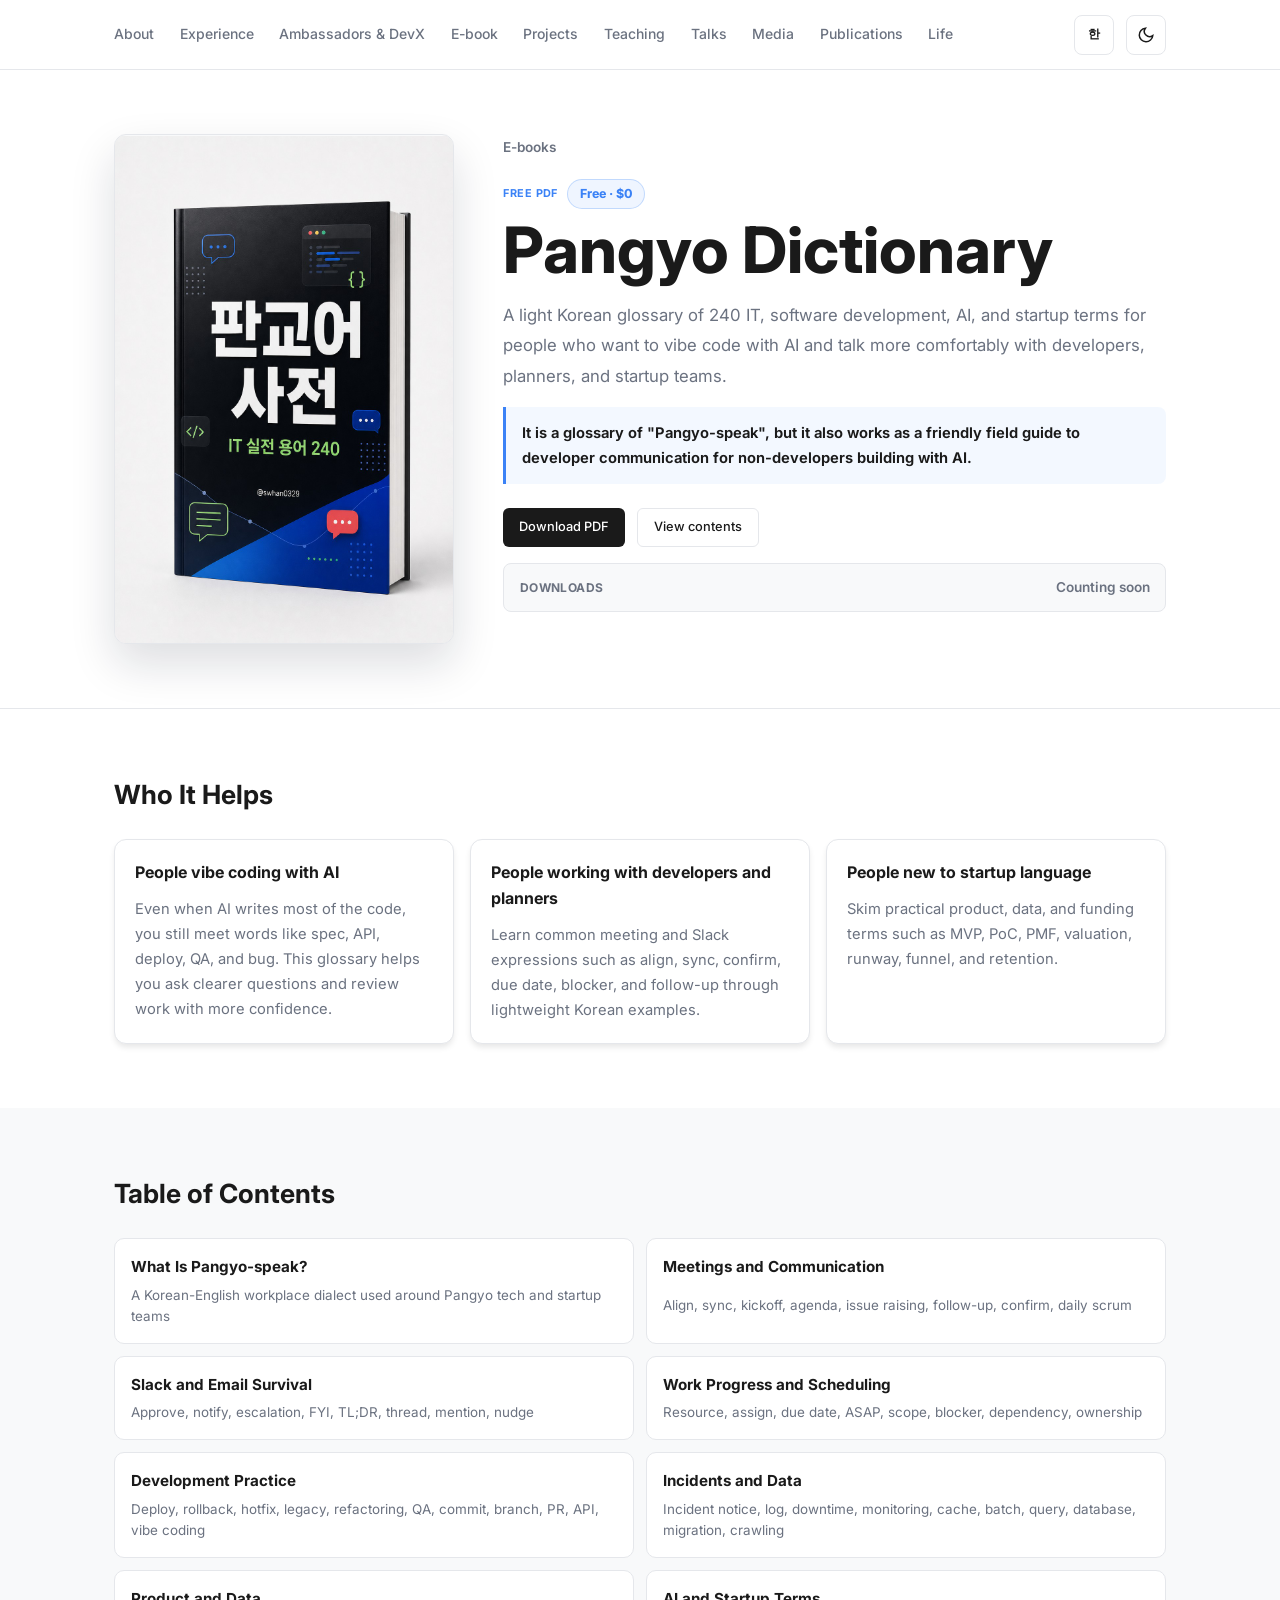
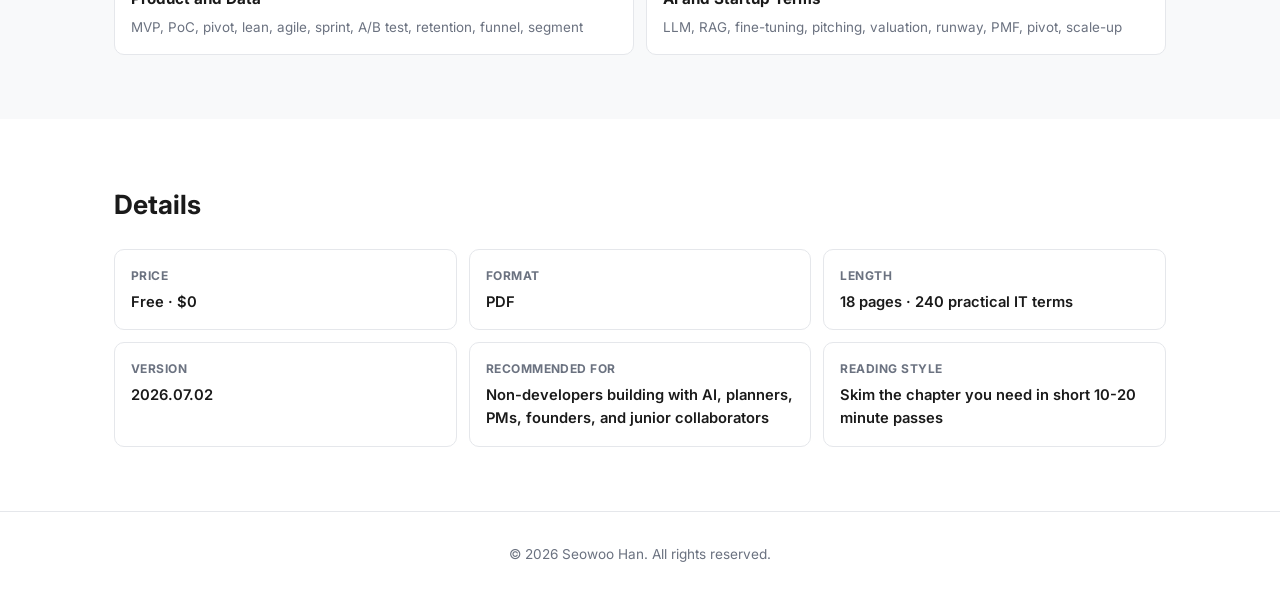
<file: ebooks/pangyo-dictionary/index.html>
<!DOCTYPE html>
<html lang="ko">

<head>
    <meta charset="UTF-8">
    <meta name="viewport" content="width=device-width, initial-scale=1.0">

    <title>판교어 사전 | IT·개발·스타트업 용어 240 PDF</title>
    <meta name="title" content="판교어 사전 | IT·개발·스타트업 용어 240 PDF">
    <meta name="description"
        content="AI로 직접 만들기 시작한 비개발자와 사무직을 위한 IT 실전 용어집입니다. 스펙, API, 배포, QA, MVP처럼 만들다 보면 계속 마주치는 말을 가볍게 익히고, 개발자와 더 편하게 이야기할 수 있도록 정리했습니다.">
    <meta name="keywords" content="판교어 사전, 판교어, IT 용어, 개발 용어, 스타트업 용어, 바이브코딩, AI 개발, 비개발자 개발 용어, 기획자 개발자 협업, 한서우, Seowoo Han">
    <meta name="author" content="Seowoo Han">
    <meta name="robots" content="index, follow">
    <link rel="canonical" href="https://swhan0329.github.io/ebooks/pangyo-dictionary/">

    <meta property="og:type" content="book">
    <meta property="og:url" content="https://swhan0329.github.io/ebooks/pangyo-dictionary/">
    <meta property="og:title" content="판교어 사전 | IT·개발·스타트업 용어 240 PDF">
    <meta property="og:description" content="AI로 직접 만들기 시작한 비개발자와 사무직을 위한 IT 실전 용어집. 스펙, API, 배포, QA, MVP를 가볍게 익히는 무료 PDF.">
    <meta property="og:image" content="https://swhan0329.github.io/assets/ebooks/pangyo-dictionary-book-mockup-v5.jpg">
    <meta property="og:locale" content="ko_KR">

    <meta property="twitter:card" content="summary_large_image">
    <meta property="twitter:url" content="https://swhan0329.github.io/ebooks/pangyo-dictionary/">
    <meta property="twitter:title" content="판교어 사전 | IT·개발·스타트업 용어 240 PDF">
    <meta property="twitter:description" content="AI로 만들다 보면 계속 마주치는 스펙, API, 배포, QA, MVP 같은 말을 가볍게 익히는 무료 PDF.">
    <meta property="twitter:image" content="https://swhan0329.github.io/assets/ebooks/pangyo-dictionary-book-mockup-v5.jpg">

    <script type="application/ld+json">
    {
        "@context": "https://schema.org",
        "@type": "Book",
        "name": "판교어 사전",
        "alternateName": "Pangyo Dictionary",
        "headline": "판교어 사전 - 개발자·기획자와 대화가 통하는 IT 실전 용어 240",
        "description": "AI로 직접 만들기 시작한 비개발자와 사무직을 위한 IT 실전 용어집입니다. 스펙, API, 배포, QA, MVP처럼 만들다 보면 계속 마주치는 말을 가볍게 익히고, 개발자와 더 편하게 이야기할 수 있도록 정리한 무료 PDF입니다.",
        "author": {
            "@type": "Person",
            "name": "Seowoo Han",
            "alternateName": "한서우",
            "url": "https://swhan0329.github.io/"
        },
        "bookFormat": "https://schema.org/EBook",
        "inLanguage": "ko-KR",
        "isAccessibleForFree": true,
        "datePublished": "2026-07-02",
        "url": "https://swhan0329.github.io/ebooks/pangyo-dictionary/",
        "image": "https://swhan0329.github.io/assets/ebooks/pangyo-dictionary-book-mockup-v5.jpg",
        "keywords": [
            "판교어",
            "IT 용어",
            "개발 용어",
            "스타트업 용어",
            "바이브코딩",
            "AI 개발 협업"
        ],
        "about": [
            "개발자와 기획자 협업",
            "비개발자를 위한 IT 용어",
            "AI 바이브코딩 시대의 개발 커뮤니케이션"
        ],
        "offers": {
            "@type": "Offer",
            "price": "0",
            "priceCurrency": "KRW",
            "availability": "https://schema.org/InStock",
            "url": "https://drive.google.com/uc?export=download&id=1zhmlIp4DhQfUR2cjSlQj-nCV4YbMPi0i"
        }
    }
    </script>

    <link rel="icon" type="image/jpeg" href="../../assets/profile.jpg">
    <link rel="apple-touch-icon" href="../../assets/profile.jpg">
    <meta name="theme-color" content="#3b82f6">

    <link rel="stylesheet" href="../../css/style.css?v=20260702-ebook-showcase-v2">
    <link rel="preconnect" href="https://fonts.googleapis.com">
    <link rel="preconnect" href="https://fonts.gstatic.com" crossorigin>
    <link href="https://fonts.googleapis.com/css2?family=Inter:wght@300;400;500;600;700&display=swap" rel="stylesheet">
</head>

<body>
    <header class="header" id="header">
        <div class="container">
            <nav class="nav" id="nav">
                <a href="../../#about" data-i18n="nav.about">About</a>
                <a href="../../#experience" data-i18n="nav.experience">Experience</a>
                <a href="../../#ecosystem" data-i18n="nav.ecosystem">Codex & DevX</a>
                <a href="../../#ebook" data-i18n="nav.ebook">E-book</a>
                <a href="../../#projects" data-i18n="nav.projects">Projects</a>
                <a href="../../#teaching" data-i18n="nav.teaching">Teaching</a>
                <a href="../../#talks" data-i18n="nav.talks">Talks</a>
                <a href="../../#media" data-i18n="nav.media">Media</a>
                <a href="../../#publications" data-i18n="nav.publications">Publications</a>
                <a href="../../#life" data-i18n="nav.life">Life</a>
            </nav>
            <div class="header-actions">
                <button class="lang-toggle" id="langToggle" aria-label="Toggle Language">
                    <span class="lang-text">EN</span>
                </button>
                <button class="theme-toggle" id="themeToggle" aria-label="Toggle Theme">
                    <svg class="sun-icon" viewBox="0 0 24 24" fill="none" stroke="currentColor" stroke-width="2">
                        <circle cx="12" cy="12" r="5"></circle>
                        <line x1="12" y1="1" x2="12" y2="3"></line>
                        <line x1="12" y1="21" x2="12" y2="23"></line>
                        <line x1="4.22" y1="4.22" x2="5.64" y2="5.64"></line>
                        <line x1="18.36" y1="18.36" x2="19.78" y2="19.78"></line>
                        <line x1="1" y1="12" x2="3" y2="12"></line>
                        <line x1="21" y1="12" x2="23" y2="12"></line>
                        <line x1="4.22" y1="19.78" x2="5.64" y2="18.36"></line>
                        <line x1="18.36" y1="5.64" x2="19.78" y2="4.22"></line>
                    </svg>
                    <svg class="moon-icon" viewBox="0 0 24 24" fill="none" stroke="currentColor" stroke-width="2">
                        <path d="M21 12.79A9 9 0 1 1 11.21 3 7 7 0 0 0 21 12.79z"></path>
                    </svg>
                </button>
                <button class="menu-toggle" id="menuToggle" aria-label="Toggle Menu">
                    <span></span>
                    <span></span>
                    <span></span>
                </button>
            </div>
        </div>
    </header>

    <main class="ebook-detail-page">
        <section class="section ebook-detail-hero">
            <div class="container">
                <div class="ebook-detail-grid">
                    <div class="ebook-detail-cover">
                        <div class="ebook-cover-card">
                            <img src="../../assets/ebooks/pangyo-dictionary-book-mockup-v5.jpg" alt="판교어 사전 e-book book mockup">
                        </div>
                    </div>

                    <div class="ebook-detail-summary" data-lang-only="ko">
                        <a href="../" class="ebook-breadcrumb">E-books</a>
                        <div class="ebook-kicker-row">
                            <span class="proof-label">무료 PDF</span>
                            <span class="ebook-price">0원 무료</span>
                        </div>
                        <h1>판교어 사전</h1>
                        <p class="ebook-detail-lead">
                            AI로 직접 만들기 시작한 비개발자와 사무직을 위한 IT 실전 용어집입니다. 스펙, API, 배포, QA, MVP처럼 만들다 보면 계속 마주치는 말을 가볍게 익히고, 개발자와 더 편하게 이야기할 수 있도록 정리했습니다.
                        </p>
                        <p class="ebook-reading-note">
                            사실은 판교어 사전이지만, 비개발자가 AI로 개발하고 협업할 때 필요한 개발자 언어 입문서로 읽어도 좋습니다.
                        </p>
                        <div class="ebook-detail-actions">
                            <a href="https://drive.google.com/uc?export=download&amp;id=1zhmlIp4DhQfUR2cjSlQj-nCV4YbMPi0i"
                                class="btn btn-primary js-download-track" target="_blank" rel="noopener"
                                data-counter-key="swhan0329_github_io_pangyo_dictionary_downloads">PDF 다운로드</a>
                            <a href="#toc" class="btn btn-secondary">목차 보기</a>
                        </div>
                        <div class="ebook-count" data-counter-key="swhan0329_github_io_pangyo_dictionary_downloads">
                            <span>다운로드</span>
                            <strong data-count-value>0</strong>
                        </div>
                    </div>

                    <div class="ebook-detail-summary" data-lang-only="en" hidden>
                        <a href="../" class="ebook-breadcrumb">E-books</a>
                        <div class="ebook-kicker-row">
                            <span class="proof-label">Free PDF</span>
                            <span class="ebook-price">Free · $0</span>
                        </div>
                        <h1>Pangyo Dictionary</h1>
                        <p class="ebook-detail-lead">
                            A light Korean glossary of 240 IT, software development, AI, and startup terms for people who want to vibe code with AI and talk more comfortably with developers, planners, and startup teams.
                        </p>
                        <p class="ebook-reading-note">
                            It is a glossary of "Pangyo-speak", but it also works as a friendly field guide to developer communication for non-developers building with AI.
                        </p>
                        <div class="ebook-detail-actions">
                            <a href="https://drive.google.com/uc?export=download&amp;id=1zhmlIp4DhQfUR2cjSlQj-nCV4YbMPi0i"
                                class="btn btn-primary js-download-track" target="_blank" rel="noopener"
                                data-counter-key="swhan0329_github_io_pangyo_dictionary_downloads">Download PDF</a>
                            <a href="#toc-en" class="btn btn-secondary">View contents</a>
                        </div>
                        <div class="ebook-count" data-counter-key="swhan0329_github_io_pangyo_dictionary_downloads">
                            <span>Downloads</span>
                            <strong data-count-value>0</strong>
                        </div>
                    </div>
                </div>
            </div>
        </section>

        <section class="section ebook-detail-section" data-lang-only="ko">
            <div class="container">
                <h2>이런 분에게 좋아요</h2>
                <div class="ebook-detail-content-grid">
                    <article>
                        <h3>AI로 처음 개발을 맡겨보는 사람</h3>
                        <p>바이브코딩을 하다 보면 스펙, API, 배포, QA, 버그 같은 말을 계속 만나게 됩니다. 코드를 직접 다 쓰지 않아도 기본 용어를 알면 AI와 개발자에게 더 정확히 요청할 수 있습니다.</p>
                    </article>
                    <article>
                        <h3>개발자·기획자와 협업해야 하는 사람</h3>
                        <p>얼라인, 싱크, 컨펌, 듀데잇, 블로커처럼 회의와 슬랙에서 자주 나오는 표현을 실제 문장 예시와 함께 빠르게 익힐 수 있습니다.</p>
                    </article>
                    <article>
                        <h3>스타트업 씬 용어가 낯선 사람</h3>
                        <p>MVP, PoC, PMF, 밸류에이션, 런웨이처럼 제품·데이터·투자 대화에서 반복해서 등장하는 말을 가볍게 훑어볼 수 있습니다.</p>
                    </article>
                </div>
            </div>
        </section>

        <section class="section section-alt ebook-detail-section" id="toc" data-lang-only="ko">
            <div class="container">
                <h2>상세 목차</h2>
                <ol class="ebook-toc-list">
                    <li><strong>판교어란?</strong><span>판교테크노밸리에서 굳어진 한국어+영어 혼합 업무 언어와 실전 대화 번역</span></li>
                    <li><strong>회의·소통</strong><span>얼라인, 싱크, 킥오프, 아젠다, 이슈레이징, 팔로업, 컨펌, 데일리 스크럼</span></li>
                    <li><strong>슬랙과 메일에서 살아남기</strong><span>어프루브, 노티, 에스컬레이션, FYI, TL;DR, 스레드, 멘션, 넛지</span></li>
                    <li><strong>업무 진행과 일정 관리</strong><span>리소스, 어사인, 듀데잇, 아삽, 스코프, 블로커, 디펜던시, 오너십</span></li>
                    <li><strong>개발 실전</strong><span>배포, 롤백, 핫픽스, 레거시, 리팩토링, QA, 커밋, 브랜치, PR, API, 바이브코딩</span></li>
                    <li><strong>장애와 데이터</strong><span>장애 전파, 로그, 다운타임, 모니터링, 캐시, 배치, 쿼리, DB, 마이그레이션, 크롤링</span></li>
                    <li><strong>기획·제품·데이터</strong><span>MVP, PoC, 피봇, 린, 애자일, 스프린트, A/B 테스트, 리텐션, 퍼널, 세그먼트</span></li>
                    <li><strong>AI·스타트업 씬</strong><span>LLM, RAG, 파인튜닝, 피칭, 밸류에이션, 런웨이, PMF, 피벗, 스케일업</span></li>
                </ol>
            </div>
        </section>

        <section class="section ebook-detail-section" data-lang-only="ko">
            <div class="container">
                <h2>상세 정보</h2>
                <dl class="ebook-detail-specs">
                    <div><dt>가격</dt><dd>0원 무료</dd></div>
                    <div><dt>형식</dt><dd>PDF</dd></div>
                    <div><dt>분량</dt><dd>18페이지 · IT 실전 용어 240개</dd></div>
                    <div><dt>버전</dt><dd>2026.07.02</dd></div>
                    <div><dt>추천 독자</dt><dd>AI로 개발하는 비개발자, 기획자, PM, 창업가, 주니어 협업자</dd></div>
                    <div><dt>읽는 방식</dt><dd>필요한 챕터부터 10-20분씩 가볍게 훑어보기</dd></div>
                </dl>
            </div>
        </section>

        <section class="section ebook-detail-section" data-lang-only="en" hidden>
            <div class="container">
                <h2>Who It Helps</h2>
                <div class="ebook-detail-content-grid">
                    <article>
                        <h3>People vibe coding with AI</h3>
                        <p>Even when AI writes most of the code, you still meet words like spec, API, deploy, QA, and bug. This glossary helps you ask clearer questions and review work with more confidence.</p>
                    </article>
                    <article>
                        <h3>People working with developers and planners</h3>
                        <p>Learn common meeting and Slack expressions such as align, sync, confirm, due date, blocker, and follow-up through lightweight Korean examples.</p>
                    </article>
                    <article>
                        <h3>People new to startup language</h3>
                        <p>Skim practical product, data, and funding terms such as MVP, PoC, PMF, valuation, runway, funnel, and retention.</p>
                    </article>
                </div>
            </div>
        </section>

        <section class="section section-alt ebook-detail-section" id="toc-en" data-lang-only="en" hidden>
            <div class="container">
                <h2>Table of Contents</h2>
                <ol class="ebook-toc-list">
                    <li><strong>What Is Pangyo-speak?</strong><span>A Korean-English workplace dialect used around Pangyo tech and startup teams</span></li>
                    <li><strong>Meetings and Communication</strong><span>Align, sync, kickoff, agenda, issue raising, follow-up, confirm, daily scrum</span></li>
                    <li><strong>Slack and Email Survival</strong><span>Approve, notify, escalation, FYI, TL;DR, thread, mention, nudge</span></li>
                    <li><strong>Work Progress and Scheduling</strong><span>Resource, assign, due date, ASAP, scope, blocker, dependency, ownership</span></li>
                    <li><strong>Development Practice</strong><span>Deploy, rollback, hotfix, legacy, refactoring, QA, commit, branch, PR, API, vibe coding</span></li>
                    <li><strong>Incidents and Data</strong><span>Incident notice, log, downtime, monitoring, cache, batch, query, database, migration, crawling</span></li>
                    <li><strong>Product and Data</strong><span>MVP, PoC, pivot, lean, agile, sprint, A/B test, retention, funnel, segment</span></li>
                    <li><strong>AI and Startup Terms</strong><span>LLM, RAG, fine-tuning, pitching, valuation, runway, PMF, pivot, scale-up</span></li>
                </ol>
            </div>
        </section>

        <section class="section ebook-detail-section" data-lang-only="en" hidden>
            <div class="container">
                <h2>Details</h2>
                <dl class="ebook-detail-specs">
                    <div><dt>Price</dt><dd>Free · $0</dd></div>
                    <div><dt>Format</dt><dd>PDF</dd></div>
                    <div><dt>Length</dt><dd>18 pages · 240 practical IT terms</dd></div>
                    <div><dt>Version</dt><dd>2026.07.02</dd></div>
                    <div><dt>Recommended for</dt><dd>Non-developers building with AI, planners, PMs, founders, and junior collaborators</dd></div>
                    <div><dt>Reading style</dt><dd>Skim the chapter you need in short 10-20 minute passes</dd></div>
                </dl>
            </div>
        </section>
    </main>

    <footer class="footer">
        <div class="container">
            <p>&copy; 2026 Seowoo Han. <span data-i18n="footer.rights">All rights reserved.</span></p>
        </div>
    </footer>

    <script src="../../js/i18n.js?v=20260702-ebook-showcase-v2"></script>
    <script src="../../js/main.js?v=20260702-ebook-showcase-v2"></script>
</body>

</html>
</file>
<file: css/style.css>
/* ===== CSS Variables ===== */
:root {
    /* Light Mode Colors */
    --bg-primary: #ffffff;
    --bg-secondary: #f8f9fa;
    --text-primary: #1a1a1a;
    --text-secondary: #6b7280;
    --accent: #3b82f6;
    --accent-hover: #2563eb;
    --border: #e5e7eb;
    --card-bg: #ffffff;
    --card-shadow: 0 4px 6px -1px rgba(0, 0, 0, 0.1);

    /* Spacing */
    --container-max: 1100px;
    --section-padding: 4rem;
    --header-height: 70px;

    /* Typography */
    --font-family: 'Inter', -apple-system, BlinkMacSystemFont, 'Segoe UI', sans-serif;

    /* Transitions */
    --transition: 0.3s ease;
}

[data-theme="dark"] {
    --bg-primary: #0f0f0f;
    --bg-secondary: #1a1a1a;
    --text-primary: #f5f5f5;
    --text-secondary: #9ca3af;
    --accent: #60a5fa;
    --accent-hover: #3b82f6;
    --border: #2d2d2d;
    --card-bg: #1a1a1a;
    --card-shadow: 0 4px 6px -1px rgba(0, 0, 0, 0.3);
}

/* ===== Reset & Base ===== */
*,
*::before,
*::after {
    box-sizing: border-box;
    margin: 0;
    padding: 0;
}

html {
    scroll-behavior: smooth;
    scroll-padding-top: var(--header-height);
}

body {
    font-family: var(--font-family);
    background-color: var(--bg-primary);
    color: var(--text-primary);
    line-height: 1.6;
    transition: background-color var(--transition), color var(--transition);
}

a {
    color: inherit;
    text-decoration: none;
}

ul {
    list-style: none;
}

img {
    max-width: 100%;
    display: block;
}

/* ===== Container ===== */
.container {
    max-width: var(--container-max);
    margin: 0 auto;
    padding: 0 1.5rem;
}

/* ===== Header ===== */
.header {
    position: fixed;
    top: 0;
    left: 0;
    right: 0;
    height: var(--header-height);
    background-color: var(--bg-primary);
    border-bottom: 1px solid var(--border);
    z-index: 1000;
    transition: background-color var(--transition), border-color var(--transition);
}

.header .container {
    display: flex;
    align-items: center;
    justify-content: space-between;
    height: 100%;
}

.logo {
    font-size: 1.25rem;
    font-weight: 600;
    letter-spacing: 0;
}

.nav {
    display: flex;
    gap: 1.6rem;
}

.nav a {
    font-size: 0.875rem;
    font-weight: 500;
    color: var(--text-secondary);
    transition: color var(--transition);
}

.nav a:hover {
    color: var(--text-primary);
}

.header-actions {
    display: flex;
    align-items: center;
    gap: 0.75rem;
}

/* Language Toggle */
.lang-toggle {
    display: flex;
    align-items: center;
    justify-content: center;
    width: 40px;
    height: 40px;
    background: transparent;
    border: 1px solid var(--border);
    border-radius: 8px;
    cursor: pointer;
    transition: all var(--transition);
}

.lang-toggle:hover {
    border-color: var(--accent);
}

.lang-text {
    font-size: 0.75rem;
    font-weight: 600;
    color: var(--text-primary);
}

/* Theme Toggle */
.theme-toggle {
    display: flex;
    align-items: center;
    justify-content: center;
    width: 40px;
    height: 40px;
    background: transparent;
    border: 1px solid var(--border);
    border-radius: 8px;
    cursor: pointer;
    transition: all var(--transition);
}

.theme-toggle:hover {
    border-color: var(--accent);
}

.theme-toggle svg {
    width: 18px;
    height: 18px;
    color: var(--text-primary);
}

.sun-icon {
    display: none;
}

.moon-icon {
    display: block;
}

[data-theme="dark"] .sun-icon {
    display: block;
}

[data-theme="dark"] .moon-icon {
    display: none;
}

/* Menu Toggle (Mobile) */
.menu-toggle {
    display: none;
    flex-direction: column;
    justify-content: center;
    gap: 5px;
    width: 40px;
    height: 40px;
    background: transparent;
    border: none;
    cursor: pointer;
}

.menu-toggle span {
    width: 20px;
    height: 2px;
    background-color: var(--text-primary);
    transition: all var(--transition);
}

/* ===== Hero Section ===== */
.hero {
    min-height: auto;
    display: flex;
    align-items: center;
    padding-top: calc(var(--header-height) + 3rem);
    padding-bottom: 3rem;
}

.hero-content {
    display: flex;
    align-items: center;
    justify-content: space-between;
    gap: 4rem;
}

.hero-text {
    flex: 1;
}

.hero-image {
    flex-shrink: 0;
}

.hero-image img {
    width: 300px;
    height: 300px;
    object-fit: cover;
    border-radius: 50%;
    box-shadow: 0 20px 60px rgba(0, 0, 0, 0.15);
    border: 4px solid var(--bg-card);
}

.hero-greeting {
    font-size: 1rem;
    color: var(--text-secondary);
    margin-bottom: 0.5rem;
}

.hero-name {
    font-size: 3.5rem;
    font-weight: 700;
    letter-spacing: 0;
    line-height: 1.1;
    margin-bottom: 0.5rem;
}

.hero-title {
    font-size: 1.5rem;
    color: var(--accent);
    font-weight: 500;
    margin-bottom: 0.5rem;
}

.hero-badges {
    display: flex;
    flex-wrap: wrap;
    gap: 0.5rem;
    margin-bottom: 0.75rem;
}

.hero-badge {
    display: inline-flex;
    align-items: center;
    gap: 0.25rem;
    font-size: 0.75rem;
    font-weight: 600;
    padding: 0.3rem 0.75rem;
    background: linear-gradient(135deg, #f59e0b, #d97706);
    color: white;
    border-radius: 20px;
    text-decoration: none;
    transition: all var(--transition);
    letter-spacing: 0.3px;
}

.cerebras-symbol {
    display: block;
    flex-shrink: 0;
    object-fit: contain;
    box-sizing: content-box;
    padding: 2px;
    border-radius: 3px;
    background-color: #fff;
}

.hero-badge:hover {
    transform: translateY(-1px);
    box-shadow: 0 4px 12px rgba(245, 158, 11, 0.3);
    opacity: 0.9;
}

.hero-education {
    font-size: 0.875rem;
    color: var(--text-secondary);
    margin-bottom: 1.5rem;
}

.edu-secondary {
    color: var(--text-tertiary, #9ca3af);
}

.edu-link {
    color: var(--text-secondary);
    text-decoration: none;
    border-bottom: 1px dashed var(--text-tertiary, #9ca3af);
    transition: all var(--transition);
}

.edu-link:hover {
    color: var(--accent);
    border-bottom-color: var(--accent);
}

.hero-description {
    font-size: 1.125rem;
    color: var(--text-secondary);
    line-height: 1.7;
    margin-bottom: 2rem;
}

.hero-cta {
    display: flex;
    flex-wrap: wrap;
    gap: 1rem;
}

/* Education Badge */
.edu-badge {
    display: inline-block;
    font-size: 0.7rem;
    padding: 0.2rem 0.5rem;
    background: linear-gradient(135deg, #f59e0b, #d97706);
    color: white;
    border-radius: 4px;
    font-weight: 600;
    margin-bottom: 0.3rem;
}

@media (max-width: 768px) {
    .hero-content {
        flex-direction: column-reverse;
        text-align: center;
        gap: 2rem;
    }

    .hero-image img {
        width: 200px;
        height: 200px;
    }

    .hero-cta {
        justify-content: center;
    }
}

/* ===== About Inline (Inside Hero) ===== */
.about-inline {
    display: flex;
    gap: 3rem;
    margin-top: 3rem;
    padding-top: 2rem;
    border-top: 1px solid var(--border);
}

.about-intro {
    flex: 1;
}

.about-intro p {
    font-size: 1rem;
    color: var(--text-secondary);
    line-height: 1.7;
    margin-bottom: 1rem;
}

.education-line {
    font-size: 0.875rem;
    color: var(--text-primary);
    margin-bottom: 0;
}

.edu-secondary {
    color: var(--text-secondary);
}

.skills-inline {
    flex: 0 0 auto;
}

.skills-inline h3 {
    font-size: 0.9rem;
    font-weight: 600;
    margin-bottom: 0.75rem;
    color: var(--text-secondary);
}

.skills-inline .skill-tags {
    display: flex;
    flex-wrap: wrap;
    gap: 0.5rem;
    max-width: 300px;
}

@media (max-width: 768px) {
    .about-inline {
        flex-direction: column;
        gap: 1.5rem;
    }

    .skills-inline .skill-tags {
        max-width: 100%;
    }
}

/* ===== Buttons ===== */
.btn {
    display: inline-flex;
    align-items: center;
    justify-content: center;
    gap: 0.4rem;
    padding: 0.5rem 1rem;
    font-size: 0.8rem;
    font-weight: 500;
    border-radius: 6px;
    transition: all var(--transition);
    cursor: pointer;
}

.btn svg {
    flex-shrink: 0;
}

.btn-primary {
    background-color: var(--text-primary);
    color: var(--bg-primary);
    border: none;
}

.btn-primary:hover {
    opacity: 0.85;
}

.btn-secondary {
    background-color: transparent;
    color: var(--text-primary);
    border: 1px solid var(--border);
}

.btn-secondary:hover {
    border-color: var(--text-primary);
}

.threads-mark {
    font-size: 1.1rem;
    font-weight: 700;
    line-height: 1;
}

/* ===== Sections ===== */
.section {
    padding: var(--section-padding) 0;
}

.section-alt {
    background-color: var(--bg-secondary);
}

.section-title {
    font-size: 2rem;
    font-weight: 600;
    letter-spacing: 0;
    margin-bottom: 3rem;
}

/* ===== Portfolio information hierarchy ===== */
.section-heading-row {
    display: grid;
    grid-template-columns: minmax(0, 1.35fr) minmax(280px, 0.65fr);
    gap: 3rem;
    align-items: end;
    margin-bottom: 2.25rem;
}

.section-heading-row .section-title {
    max-width: 760px;
    margin-bottom: 0;
}

.section-kicker {
    margin-bottom: 0.55rem;
    color: var(--accent);
    font-size: 0.74rem;
    font-weight: 750;
    letter-spacing: 0.1em;
    text-transform: uppercase;
}

.section-summary {
    max-width: 520px;
    color: var(--text-secondary);
    font-size: 0.95rem;
    line-height: 1.75;
}

.portfolio-overview {
    border-top: 1px solid var(--border);
    border-bottom: 1px solid var(--border);
}

.portfolio-grid {
    display: grid;
    grid-template-columns: repeat(2, minmax(0, 1fr));
    gap: 1rem;
}

.portfolio-card {
    position: relative;
    display: flex;
    min-height: 280px;
    flex-direction: column;
    padding: 1.5rem;
    overflow: hidden;
    border: 1px solid var(--border);
    border-radius: 14px;
    background-color: var(--card-bg);
    transition: transform 0.2s ease, border-color 0.2s ease, box-shadow 0.2s ease;
}

.portfolio-card::after {
    content: "";
    position: absolute;
    right: -70px;
    bottom: -90px;
    width: 180px;
    height: 180px;
    border-radius: 999px;
    background: radial-gradient(circle, rgba(59, 130, 246, 0.13), transparent 68%);
    pointer-events: none;
}

.portfolio-card:hover,
.portfolio-card:focus-visible {
    transform: translateY(-3px);
    border-color: rgba(59, 130, 246, 0.48);
    box-shadow: 0 18px 38px rgba(15, 23, 42, 0.1);
}

.portfolio-card:focus-visible,
.media-thumbnail:focus-visible {
    outline: 3px solid rgba(59, 130, 246, 0.36);
    outline-offset: 3px;
}

.portfolio-card-featured {
    border-color: rgba(59, 130, 246, 0.4);
    background: linear-gradient(145deg, rgba(59, 130, 246, 0.1), var(--card-bg) 62%);
}

.portfolio-index {
    position: absolute;
    top: 1.25rem;
    right: 1.4rem;
    color: var(--border);
    font-size: 2.6rem;
    font-weight: 800;
    line-height: 1;
}

.portfolio-eyebrow {
    width: fit-content;
    margin-bottom: 2.4rem;
    padding: 0.28rem 0.62rem;
    border: 1px solid var(--border);
    border-radius: 999px;
    color: var(--text-secondary);
    background-color: var(--bg-secondary);
    font-size: 0.7rem;
    font-weight: 750;
    letter-spacing: 0.04em;
}

.portfolio-card h3 {
    max-width: 520px;
    margin-bottom: 0.75rem;
    font-size: 1.35rem;
    line-height: 1.35;
}

.portfolio-card p {
    max-width: 580px;
    margin-bottom: 1.4rem;
    color: var(--text-secondary);
    font-size: 0.9rem;
    line-height: 1.7;
}

.portfolio-link {
    margin-top: auto;
    color: var(--accent);
    font-size: 0.82rem;
    font-weight: 700;
}

/* ===== E-book Section ===== */
.ebook-section {
    border-top: 1px solid var(--border);
    border-bottom: 1px solid var(--border);
}

.ebook-home-header {
    display: grid;
    gap: 0.75rem;
    max-width: 820px;
    margin-bottom: 2rem;
}

.ebook-home-header .section-title {
    margin-bottom: 0;
}

.ebook-home-header p {
    color: var(--text-secondary);
    font-size: 1rem;
    line-height: 1.75;
}

.ebook-home-grid {
    display: grid;
    grid-template-columns: repeat(auto-fit, minmax(280px, 1fr));
    gap: 1rem;
    align-items: stretch;
}

.ebook-home-card {
    display: grid;
    grid-template-columns: 1fr;
    gap: 1.25rem;
    align-items: stretch;
    padding: 1.25rem;
    border: 1px solid var(--border);
    border-radius: 12px;
    background-color: var(--card-bg);
    box-shadow: var(--card-shadow);
}

.ebook-home-card-primary {
    border-color: rgba(59, 130, 246, 0.32);
}

.ebook-home-cover {
    overflow: hidden;
    width: 100%;
    min-width: 0;
    align-self: start;
    border: 1px solid var(--border);
    border-radius: 10px;
    background-color: var(--bg-secondary);
    aspect-ratio: 4 / 3;
}

.ebook-home-cover img {
    display: block;
    width: 100%;
    height: 100%;
    object-fit: contain;
}

.ebook-home-cover-square {
    background-color: #073f39;
}

.ebook-home-cover-square img {
    object-fit: contain;
}

.ebook-home-card-link,
.ebook-list-card-link {
    color: inherit;
    text-decoration: none;
    cursor: pointer;
    transition: transform 0.2s ease, border-color 0.2s ease, box-shadow 0.2s ease;
}

.ebook-home-card-link:hover,
.ebook-list-card-link:hover {
    transform: translateY(-3px);
    border-color: rgba(59, 130, 246, 0.48);
    box-shadow: 0 16px 32px rgba(15, 23, 42, 0.12);
}

.ebook-home-card-link:focus-visible,
.ebook-list-card-link:focus-visible {
    outline: 3px solid rgba(59, 130, 246, 0.42);
    outline-offset: 3px;
}

.ebook-home-copy {
    display: flex;
    flex-direction: column;
    min-width: 0;
}

.ebook-home-copy h3 {
    margin-bottom: 0.65rem;
    color: var(--text-primary);
    font-size: 1.45rem;
    font-weight: 750;
    line-height: 1.25;
    letter-spacing: 0;
}

.ebook-home-copy p {
    margin-bottom: 1rem;
    color: var(--text-secondary);
    font-size: 0.92rem;
    line-height: 1.65;
}

.ebook-home-points {
    display: grid;
    gap: 0.42rem;
    margin-bottom: 1rem;
}

.ebook-home-points li {
    position: relative;
    padding-left: 0.9rem;
    color: var(--text-secondary);
    font-size: 0.8rem;
    line-height: 1.45;
}

.ebook-home-points li::before {
    content: "";
    position: absolute;
    top: 0.65em;
    left: 0;
    width: 4px;
    height: 4px;
    border-radius: 999px;
    background-color: var(--accent);
}

.ebook-home-meta {
    display: flex;
    flex-wrap: wrap;
    gap: 0.45rem;
    margin-bottom: 0.85rem;
}

.ebook-home-meta span {
    padding: 0.28rem 0.58rem;
    border: 1px solid var(--border);
    border-radius: 999px;
    color: var(--text-secondary);
    background-color: var(--bg-secondary);
    font-size: 0.72rem;
    font-weight: 700;
}

.ebook-home-card .ebook-count {
    margin-top: auto;
    margin-bottom: 0.75rem;
}

.ebook-home-card .ebook-actions {
    grid-template-columns: repeat(2, minmax(0, 1fr));
}

.ebook-home-card.ebook-home-card-codex .ebook-actions {
    grid-template-columns: repeat(2, minmax(0, 1fr));
    align-items: stretch;
}

.ebook-home-card-codex .btn {
    min-height: 56px;
    padding-inline: 1.25rem;
    font-size: 0.95rem;
    font-weight: 700;
}

.ebook-home-card-codex .ebook-count {
    min-width: 126px;
    margin: 0;
    padding-inline: 0.85rem;
}

.ebook-home-detail-link {
    grid-column: 1 / -1;
    padding: 0.1rem;
    color: var(--text-secondary);
    font-size: 0.82rem;
    font-weight: 650;
    text-align: center;
    text-decoration: underline;
    text-underline-offset: 0.22rem;
}

.ebook-home-detail-link:hover {
    color: var(--text-primary);
}

.ebook-home-card-link .ebook-actions {
    grid-template-columns: 1fr;
    margin-top: auto;
}

.ebook-home-footer {
    display: flex;
    flex-wrap: wrap;
    align-items: center;
    justify-content: space-between;
    gap: 1rem;
    margin-top: 1rem;
    padding-top: 1rem;
    border-top: 1px solid var(--border);
}

.ebook-home-footer p {
    max-width: 560px;
    color: var(--text-secondary);
    font-size: 0.8rem;
    line-height: 1.5;
}

.ebook-panel {
    display: grid;
    grid-template-columns: minmax(0, 1.35fr) minmax(280px, 0.65fr);
    gap: 2rem;
    align-items: stretch;
}

.ebook-copy {
    display: flex;
    flex-direction: column;
    justify-content: center;
}

.ebook-kicker-row {
    display: flex;
    flex-wrap: wrap;
    align-items: center;
    gap: 0.6rem;
    margin-bottom: 0.4rem;
}

.ebook-kicker-row .proof-label {
    margin-bottom: 0;
}

.ebook-price {
    display: inline-flex;
    align-items: center;
    justify-content: center;
    min-height: 26px;
    padding: 0.25rem 0.7rem;
    border: 1px solid rgba(59, 130, 246, 0.25);
    border-radius: 999px;
    color: var(--accent);
    background-color: rgba(59, 130, 246, 0.08);
    font-size: 0.78rem;
    font-weight: 750;
}

.ebook-copy .section-title {
    margin-bottom: 1rem;
}

.ebook-desc {
    max-width: 680px;
    margin-bottom: 1rem;
    color: var(--text-secondary);
    font-size: 1rem;
    line-height: 1.75;
}

.ebook-reading-note {
    max-width: 700px;
    margin-bottom: 1.5rem;
    padding: 0.9rem 1rem;
    border-left: 3px solid var(--accent);
    border-radius: 0 8px 8px 0;
    color: var(--text-primary);
    background-color: rgba(59, 130, 246, 0.06);
    font-size: 0.92rem;
    font-weight: 650;
    line-height: 1.65;
}

.ebook-preview-list {
    max-width: 700px;
    margin-bottom: 1.5rem;
    padding: 1rem;
    border: 1px solid var(--border);
    border-radius: 8px;
    background-color: rgba(59, 130, 246, 0.04);
}

.ebook-preview-list h3 {
    margin-bottom: 0.7rem;
    color: var(--text-primary);
    font-size: 0.88rem;
    font-weight: 700;
    letter-spacing: 0;
}

.ebook-preview-list ul {
    display: grid;
    gap: 0.45rem;
}

.ebook-preview-list li {
    position: relative;
    padding-left: 1rem;
    color: var(--text-secondary);
    font-size: 0.86rem;
    line-height: 1.55;
}

.ebook-preview-list li::before {
    content: "";
    position: absolute;
    top: 0.65em;
    left: 0;
    width: 5px;
    height: 5px;
    border-radius: 50%;
    background-color: var(--accent);
}

.ebook-meta {
    display: grid;
    grid-template-columns: repeat(3, minmax(0, 1fr));
    gap: 0.75rem;
    max-width: 700px;
}

.ebook-meta div {
    padding: 0.9rem 1rem;
    border: 1px solid var(--border);
    border-radius: 8px;
    background-color: var(--bg-secondary);
}

.ebook-meta dt {
    margin-bottom: 0.25rem;
    color: var(--text-secondary);
    font-size: 0.72rem;
    font-weight: 700;
    letter-spacing: 0.04em;
    text-transform: uppercase;
}

.ebook-meta dd {
    color: var(--text-primary);
    font-size: 0.9rem;
    font-weight: 600;
}

.ebook-download {
    display: flex;
    flex-direction: column;
    justify-content: space-between;
    gap: 1.25rem;
    padding: 1.25rem;
    border: 1px solid var(--border);
    border-radius: 12px;
    background-color: var(--card-bg);
    box-shadow: var(--card-shadow);
}

.ebook-cover-card {
    position: relative;
    overflow: hidden;
    border: 1px solid var(--border);
    border-radius: 12px;
    background-color: var(--bg-secondary);
    aspect-ratio: 2 / 3;
}

.ebook-cover-card img {
    display: block;
    width: 100%;
    height: 100%;
    object-fit: contain;
}

.ebook-cover-badge {
    position: absolute;
    right: 0.85rem;
    bottom: 0.85rem;
    padding: 0.3rem 0.65rem;
    border-radius: 999px;
    color: #ffffff;
    background-color: rgba(26, 26, 26, 0.86);
    font-size: 0.78rem;
    font-weight: 800;
}

.ebook-file-icon {
    display: flex;
    align-items: center;
    justify-content: center;
    width: 72px;
    height: 72px;
    border-radius: 14px;
    color: var(--accent);
    background-color: rgba(59, 130, 246, 0.08);
}

.ebook-file-icon svg {
    width: 38px;
    height: 38px;
}

.ebook-actions {
    display: grid;
    gap: 0.75rem;
}

.ebook-actions .btn {
    width: 100%;
    justify-content: center;
}

.ebook-download-btn {
    border-color: var(--accent);
}

.ebook-count {
    display: flex;
    align-items: baseline;
    justify-content: space-between;
    gap: 0.75rem;
    padding: 0.8rem 0.95rem;
    border: 1px solid var(--border);
    border-radius: 8px;
    background-color: var(--bg-secondary);
}

.ebook-count span {
    color: var(--text-secondary);
    font-size: 0.75rem;
    font-weight: 700;
    letter-spacing: 0.04em;
    text-transform: uppercase;
}

.ebook-count strong {
    color: var(--text-primary);
    font-size: 1.1rem;
    font-weight: 750;
}

.ebook-count.is-loading strong,
.ebook-count.is-unavailable strong {
    color: var(--text-secondary);
    font-size: 0.85rem;
    font-weight: 600;
}

.ebook-note {
    color: var(--text-secondary);
    font-size: 0.78rem;
    line-height: 1.5;
}

.ebook-related-card {
    display: grid;
    grid-template-columns: 58px minmax(0, 1fr);
    gap: 0.8rem;
    align-items: center;
    padding: 0.75rem;
    border: 1px solid var(--border);
    border-radius: 8px;
    color: inherit;
    background-color: var(--bg-secondary);
    text-decoration: none;
    transition: transform 0.2s ease, border-color 0.2s ease, box-shadow 0.2s ease;
}

.ebook-related-card:hover {
    transform: translateY(-2px);
    border-color: rgba(59, 130, 246, 0.35);
    box-shadow: 0 10px 24px rgba(15, 23, 42, 0.08);
}

.ebook-related-card img {
    display: block;
    width: 58px;
    aspect-ratio: 2 / 3;
    border: 1px solid var(--border);
    border-radius: 6px;
    object-fit: cover;
    background-color: var(--card-bg);
}

.ebook-related-card span {
    display: grid;
    gap: 0.22rem;
    min-width: 0;
}

.ebook-related-card strong {
    color: var(--text-primary);
    font-size: 0.9rem;
    font-weight: 750;
    line-height: 1.3;
}

.ebook-related-card small {
    color: var(--text-secondary);
    font-size: 0.76rem;
    line-height: 1.45;
}

/* ===== E-books Page ===== */
.ebooks-page-hero {
    padding-top: calc(var(--header-height) + 4rem);
    border-bottom: 1px solid var(--border);
}

.ebooks-page-heading {
    max-width: 760px;
}

.ebooks-page-heading h1 {
    margin: 0.4rem 0 1rem;
    color: var(--text-primary);
    font-size: 3rem;
    font-weight: 700;
    line-height: 1.1;
    letter-spacing: 0;
}

.ebooks-page-heading p {
    color: var(--text-secondary);
    font-size: 1.05rem;
    line-height: 1.75;
}

.ebooks-list-section {
    background-color: var(--bg-secondary);
}

.ebooks-grid {
    display: grid;
    gap: 1rem;
}

.ebook-list-card {
    display: grid;
    grid-template-columns: minmax(180px, 0.25fr) minmax(0, 1fr) minmax(220px, 0.28fr);
    gap: 2rem;
    align-items: start;
    padding: 1.5rem;
    border: 1px solid var(--border);
    border-radius: 12px;
    background-color: var(--card-bg);
    box-shadow: var(--card-shadow);
}

.ebook-list-cover .ebook-cover-card {
    max-width: 220px;
}

.ebook-list-copy h2 {
    margin-bottom: 0.75rem;
    color: var(--text-primary);
    font-size: 1.6rem;
    font-weight: 650;
    line-height: 1.25;
    letter-spacing: 0;
}

.ebook-list-copy p {
    max-width: 720px;
    margin-bottom: 1.25rem;
    color: var(--text-secondary);
    font-size: 0.95rem;
    line-height: 1.75;
}

.ebook-list-meta {
    max-width: none;
}

.ebook-list-actions {
    display: grid;
    gap: 0.75rem;
}

.ebook-list-actions .btn {
    width: 100%;
    justify-content: center;
}

.ebook-list-card-paid .ebook-cover-card {
    aspect-ratio: 1 / 1;
}

.ebook-external-note {
    color: var(--text-secondary);
    font-size: 0.76rem;
    line-height: 1.5;
}

.ebook-sale-deadline {
    color: var(--accent);
    font-size: 0.78rem;
    font-weight: 700;
    line-height: 1.5;
}

.ebook-home-card-link.is-sale-closed,
.ebook-list-card-link.is-sale-closed {
    cursor: not-allowed;
    opacity: 0.68;
}

.ebook-home-card-link.is-sale-closed:hover,
.ebook-list-card-link.is-sale-closed:hover {
    transform: none;
    border-color: var(--border);
    box-shadow: var(--card-shadow);
}

.is-sale-closed .js-sale-cta {
    border-color: var(--border);
    color: var(--text-secondary);
    background-color: var(--bg-secondary);
    pointer-events: none;
}

.is-sale-closed .ebook-sale-deadline {
    color: var(--text-secondary);
}

.is-sale-closed .ebook-external-note {
    display: none;
}

/* ===== E-book Detail Page ===== */
.ebook-detail-hero {
    padding-top: calc(var(--header-height) + 4rem);
    border-bottom: 1px solid var(--border);
}

.ebook-detail-grid {
    display: grid;
    grid-template-columns: minmax(240px, 0.34fr) minmax(0, 0.66fr);
    gap: 3rem;
    align-items: start;
}

.ebook-detail-cover .ebook-cover-card {
    max-width: 340px;
    box-shadow: 0 20px 45px rgba(15, 23, 42, 0.14);
}

.ebook-breadcrumb {
    display: inline-flex;
    margin-bottom: 1.25rem;
    color: var(--text-secondary);
    font-size: 0.85rem;
    font-weight: 600;
}

.ebook-breadcrumb:hover {
    color: var(--accent);
}

.ebook-detail-summary h1 {
    margin: 0.25rem 0 1rem;
    color: var(--text-primary);
    font-size: clamp(2.2rem, 5vw, 4rem);
    font-weight: 750;
    line-height: 1.08;
    letter-spacing: 0;
}

.ebook-detail-lead {
    max-width: 760px;
    margin-bottom: 1rem;
    color: var(--text-secondary);
    font-size: 1.05rem;
    line-height: 1.8;
}

.ebook-detail-actions {
    display: flex;
    flex-wrap: wrap;
    gap: 0.75rem;
    margin: 1.4rem 0 1rem;
}

.ebook-detail-conversion {
    display: grid;
    grid-template-columns: minmax(220px, 1fr) minmax(170px, 0.42fr);
    gap: 0.75rem;
    align-items: stretch;
    max-width: 520px;
    margin: 1.4rem 0 0;
}

.ebook-detail-conversion .btn {
    min-height: 56px;
    padding: 0.9rem 1.4rem;
    font-size: 1rem;
    font-weight: 700;
    white-space: nowrap;
}

.ebook-detail-conversion .ebook-count {
    min-height: 56px;
    margin: 0;
    padding: 0.8rem 1rem;
}

.ebook-detail-summary > .ebook-note {
    margin: 1.25rem 0 0.75rem;
    font-size: 0.9rem;
}

.ebook-cover-card.ebook-cover-card-square {
    aspect-ratio: 1;
}

.ebook-detail-section h2 {
    margin-bottom: 1.5rem;
    color: var(--text-primary);
    font-size: 1.65rem;
    font-weight: 700;
    letter-spacing: 0;
}

.ebook-detail-content-grid {
    display: grid;
    grid-template-columns: repeat(3, minmax(0, 1fr));
    gap: 1rem;
}

.ebook-detail-content-grid article,
.ebook-review-card {
    padding: 1.25rem;
    border: 1px solid var(--border);
    border-radius: 12px;
    background-color: var(--card-bg);
    box-shadow: var(--card-shadow);
}

.ebook-detail-content-grid h3 {
    margin-bottom: 0.7rem;
    color: var(--text-primary);
    font-size: 1rem;
    font-weight: 700;
}

.ebook-detail-content-grid p,
.ebook-review-card p {
    color: var(--text-secondary);
    font-size: 0.92rem;
    line-height: 1.7;
}

.ebook-toc-list {
    display: grid;
    grid-template-columns: repeat(2, minmax(0, 1fr));
    gap: 0.75rem;
    list-style: none;
}

.ebook-toc-list li {
    display: grid;
    gap: 0.35rem;
    padding: 1rem;
    border: 1px solid var(--border);
    border-radius: 10px;
    background-color: var(--card-bg);
}

.ebook-toc-list strong {
    color: var(--text-primary);
    font-size: 0.95rem;
}

.ebook-toc-list span {
    color: var(--text-secondary);
    font-size: 0.84rem;
    line-height: 1.55;
}

.ebook-toc-revision {
    display: flex;
    align-items: center;
    gap: 0.7rem;
    width: 100%;
    margin-top: 1rem;
    padding: 0.8rem 1rem;
    border: 1px dashed var(--border);
    border-radius: 10px;
    color: var(--text-secondary);
    background-color: var(--card-bg);
    font-size: 0.86rem;
}

.ebook-toc-revision strong {
    color: var(--text-primary);
    font-size: 0.92rem;
}

.ebook-detail-specs {
    display: grid;
    grid-template-columns: repeat(3, minmax(0, 1fr));
    gap: 0.75rem;
}

.ebook-detail-specs div {
    padding: 1rem;
    border: 1px solid var(--border);
    border-radius: 10px;
    background-color: var(--card-bg);
}

.ebook-detail-specs dt {
    margin-bottom: 0.35rem;
    color: var(--text-secondary);
    font-size: 0.75rem;
    font-weight: 700;
    letter-spacing: 0.04em;
    text-transform: uppercase;
}

.ebook-detail-specs dd {
    color: var(--text-primary);
    font-size: 0.92rem;
    font-weight: 600;
    line-height: 1.55;
}

.ebook-review-card {
    max-width: 760px;
}

.ebook-review-card .btn {
    margin-top: 1rem;
}

/* ===== About Section ===== */
.about-content {
    display: grid;
    grid-template-columns: 1fr 1fr;
    gap: 3rem;
    align-items: start;
}

.about-text p {
    color: var(--text-secondary);
    margin-bottom: 2rem;
    line-height: 1.8;
}

.skills h3,
.education h3 {
    font-size: 1rem;
    font-weight: 600;
    margin-bottom: 1rem;
    text-transform: uppercase;
    letter-spacing: 0.05em;
    color: var(--text-secondary);
}

.skill-tags {
    display: flex;
    flex-wrap: wrap;
    gap: 0.5rem;
}

.tag {
    padding: 0.5rem 1rem;
    font-size: 0.8rem;
    font-weight: 500;
    background-color: var(--bg-secondary);
    border: 1px solid var(--border);
    border-radius: 20px;
    transition: all var(--transition);
}

[data-theme="dark"] .tag {
    background-color: var(--bg-primary);
}

.education-list {
    display: flex;
    flex-direction: column;
    gap: 1.5rem;
}

.education-item {
    display: flex;
    gap: 1rem;
}

.education-item .year {
    font-size: 0.8rem;
    font-weight: 500;
    color: var(--accent);
    min-width: 90px;
}

.education-item h4 {
    font-size: 0.95rem;
    font-weight: 600;
    margin-bottom: 0.25rem;
}

.education-item p {
    font-size: 0.85rem;
    color: var(--text-secondary);
}

/* About Social Icons */
.about-social {
    display: flex;
    gap: 1rem;
    margin-top: 2rem;
}

.social-icon {
    display: flex;
    align-items: center;
    justify-content: center;
    width: 44px;
    height: 44px;
    border: 1px solid var(--border);
    border-radius: 50%;
    color: var(--text-secondary);
    transition: all var(--transition);
}

.social-icon:hover {
    color: var(--accent);
    border-color: var(--accent);
    transform: translateY(-2px);
}

.timeline {
    position: relative;
    padding-left: 2rem;
}

.timeline::before {
    content: '';
    position: absolute;
    left: 0;
    top: 0;
    bottom: 0;
    width: 2px;
    background-color: var(--border);
}

.timeline-item {
    position: relative;
    padding-bottom: 2.5rem;
}

.timeline-item:last-child {
    padding-bottom: 0;
}

.timeline-marker {
    position: absolute;
    left: -2rem;
    top: 0;
    width: 12px;
    height: 12px;
    background-color: var(--accent);
    border-radius: 50%;
    transform: translateX(-5px);
}

.timeline-content {
    padding-left: 1rem;
}

.timeline-date {
    font-size: 0.8rem;
    font-weight: 500;
    color: var(--accent);
    display: block;
    margin-bottom: 0.5rem;
}

.timeline-content h3 {
    font-size: 1.1rem;
    font-weight: 600;
    margin-bottom: 0.25rem;
}

.timeline-content h4 {
    font-size: 0.9rem;
    font-weight: 400;
    color: var(--text-secondary);
    margin-bottom: 1rem;
}

.timeline-content ul {
    list-style: disc;
    padding-left: 1.25rem;
}

.timeline-content li {
    font-size: 0.9rem;
    color: var(--text-secondary);
    margin-bottom: 0.5rem;
    line-height: 1.6;
}

.exp-narrative {
    font-size: 0.9rem;
    color: var(--text-secondary);
    line-height: 1.7;
    margin-bottom: 0.75rem;
}

.exp-contact {
    font-size: 0.8rem;
    color: var(--accent);
    font-weight: 500;
    cursor: pointer;
    transition: opacity var(--transition);
}

.exp-contact:hover {
    opacity: 0.7;
}

.exp-links {
    margin-top: 0.75rem;
    display: flex;
    gap: 1rem;
    flex-wrap: wrap;
}

.exp-link {
    font-size: 0.8rem;
    color: var(--accent);
    text-decoration: none;
    font-weight: 500;
    transition: opacity var(--transition);
}

.exp-link:hover {
    opacity: 0.7;
}

.talk-links {
    display: flex;
    gap: 0.5rem;
    flex-wrap: wrap;
    margin-top: 0.5rem;
}

/* ===== Projects Grid ===== */
#projects .section-title {
    margin-bottom: 1rem;
}

.projects-grid {
    display: grid;
    grid-template-columns: repeat(3, 1fr);
    gap: 1.5rem;
}

.project-card {
    background-color: var(--card-bg);
    border: 1px solid var(--border);
    border-radius: 12px;
    padding: 1.5rem;
    transition: all var(--transition);
    display: flex;
    flex-direction: column;
    min-height: 280px;
}

.project-card:hover {
    transform: translateY(-4px);
    box-shadow: var(--card-shadow);
}

.project-icon {
    font-size: 2rem;
    margin-bottom: 1rem;
}

.project-card h3 {
    font-size: 1.1rem;
    font-weight: 600;
    margin-bottom: 0.75rem;
}

.project-order {
    display: inline-block;
    margin-bottom: 0.75rem;
    font-size: 0.72rem;
    font-weight: 700;
    color: var(--accent);
    letter-spacing: 0;
}

.project-card p {
    font-size: 0.875rem;
    color: var(--text-secondary);
    line-height: 1.6;
    margin-bottom: 1rem;
}

.project-tags {
    display: flex;
    flex-wrap: wrap;
    gap: 0.375rem;
    margin-bottom: 1rem;
    margin-top: auto;
}

.project-tags span {
    font-size: 0.7rem;
    padding: 0.25rem 0.5rem;
    background-color: var(--card-bg);
    /* Fallback */
    background-color: rgba(128, 128, 128, 0.1);
    border: 1px solid rgba(128, 128, 128, 0.2);
    border-radius: 4px;
    color: var(--text-secondary);
    font-weight: 500;
}

[data-theme='dark'] .project-tags span {
    background-color: rgba(255, 255, 255, 0.1);
    border-color: rgba(255, 255, 255, 0.1);
    color: var(--text-primary);
}

/* Featured Project */
.project-featured {
    grid-column: 1 / -1;
    background: linear-gradient(135deg, var(--card-bg) 0%, var(--bg-secondary) 100%);
    border: 2px solid var(--accent);
    padding: 2rem;
}

.project-header {
    display: flex;
    align-items: flex-start;
    gap: 1rem;
    margin-bottom: 1rem;
}

.project-header .project-icon {
    margin-bottom: 0;
}

.project-title-block h3 {
    margin-bottom: 0.25rem;
}

.project-badge {
    font-size: 0.65rem;
    padding: 0.2rem 0.5rem;
    background: var(--accent);
    color: white;
    border-radius: 4px;
    font-weight: 600;
    text-transform: uppercase;
    letter-spacing: 0.5px;
    display: inline-block;
    margin-right: 0.5rem;
    margin-bottom: 0.5rem;
}

.badge-personal {
    background: #6b7280;
}

.badge-team {
    background: #059669;
}

.badge-client {
    background: #7c3aed;
}

.badge-support {
    background: #f59e0b;
    text-transform: none;
}

.linkedin-icon {
    color: #0a66c2;
    margin-right: 0.25rem;
}

.journey-icon {
    margin-right: 0.25rem;
}

.project-desc-full {
    font-size: 0.95rem !important;
    line-height: 1.7 !important;
}

/* Project Journey Timeline */
.project-journey {
    margin-top: 1.5rem;
    padding-top: 1.5rem;
    border-top: 1px solid var(--border);
}

.project-journey h4,
.project-media h4 {
    font-size: 0.85rem;
    font-weight: 600;
    margin-bottom: 1rem;
    color: var(--text-secondary);
}

.journey-items {
    display: flex;
    flex-wrap: wrap;
    gap: 0.75rem;
}

.journey-item {
    display: flex;
    flex-direction: column;
    align-items: center;
    padding: 0.75rem 1rem;
    background: var(--card-bg);
    border: 1px solid var(--border);
    border-radius: 8px;
    text-decoration: none;
    transition: all var(--transition);
    min-width: 100px;
    text-align: center;
}

.journey-item:hover {
    border-color: var(--accent);
    transform: translateY(-2px);
}

.journey-date {
    font-size: 0.65rem;
    color: var(--accent);
    font-weight: 600;
    margin-bottom: 0.25rem;
}

.journey-title {
    font-size: 0.75rem;
    color: var(--text-primary);
    font-weight: 500;
}

/* Project Media */
.project-media {
    margin-top: 1.5rem;
    padding-top: 1.5rem;
    border-top: 1px solid var(--border);
}

.media-links {
    display: flex;
    flex-wrap: wrap;
    gap: 0.75rem;
}

.media-link {
    font-size: 0.8rem;
    padding: 0.5rem 1rem;
    background: var(--card-bg);
    border: 1px solid var(--border);
    border-radius: 6px;
    color: var(--text-primary);
    text-decoration: none;
    transition: all var(--transition);
}

.media-link:hover {
    border-color: var(--accent);
    color: var(--accent);
}

.project-link {
    font-size: 0.85rem;
    font-weight: 500;
    color: var(--accent);
    transition: opacity var(--transition);
}

.project-links {
    display: flex;
    flex-wrap: wrap;
    gap: 0.75rem;
    align-items: center;
    margin-top: 0.75rem;
}

/* Unified link button style for project cards */
.project-card .project-link,
.project-card .talk-link {
    display: inline-flex;
    align-items: center;
    gap: 0.4rem;
    padding: 0.4rem 0.8rem;
    font-size: 0.75rem;
    font-weight: 500;
    color: var(--accent);
    background-color: rgba(59, 130, 246, 0.1);
    border-radius: 4px;
    transition: all var(--transition);
    margin-top: 0;
}

.project-card .project-link:hover,
.project-card .talk-link:hover {
    background-color: rgba(59, 130, 246, 0.2);
    opacity: 1;
}

.project-card .talk-link svg,
.project-card .project-link svg {
    width: 14px;
    height: 14px;
}

.project-card.featured {
    border-color: var(--accent);
    border-width: 2px;
}

.project-impact {
    border-width: 1px;
    border-color: var(--border);
}

.project-impact:hover {
    border-color: var(--accent);
}

.project-link:hover {
    opacity: 0.7;
}

/* ===== Publications ===== */
.publications-list {
    display: flex;
    flex-direction: column;
    gap: 2.5rem;
}

.publication-category h3 {
    font-size: 0.9rem;
    font-weight: 600;
    text-transform: uppercase;
    letter-spacing: 0.05em;
    color: var(--text-secondary);
    margin-bottom: 1.25rem;
    padding-bottom: 0.75rem;
    border-bottom: 1px solid var(--border);
}

.publication-item {
    display: flex;
    gap: 1rem;
    padding: 1rem 0;
}

.pub-badge {
    font-size: 0.65rem;
    font-weight: 600;
    padding: 0.25rem 0.5rem;
    background-color: var(--accent);
    color: white;
    border-radius: 4px;
    height: fit-content;
}

.pub-content h4 {
    font-size: 0.95rem;
    font-weight: 500;
    margin-bottom: 0.5rem;
    line-height: 1.5;
}

.pub-authors {
    font-size: 0.85rem;
    color: var(--text-secondary);
    margin-bottom: 0.25rem;
}

.pub-venue {
    font-size: 0.8rem;
    color: var(--accent);
    font-style: italic;
}

/* ===== Media Grid ===== */
.media-grid {
    display: grid;
    grid-template-columns: repeat(auto-fit, minmax(320px, 1fr));
    gap: 1.5rem;
}

.media-card {
    display: block;
    padding: 1.5rem;
    background-color: var(--card-bg);
    border: 1px solid var(--border);
    border-radius: 12px;
    transition: all var(--transition);
    text-decoration: none;
    color: inherit;
}

.media-thumbnail {
    position: relative;
    display: block;
    aspect-ratio: 16 / 9;
    margin: -1.5rem -1.5rem 1.25rem;
    overflow: hidden;
    border-bottom: 1px solid var(--border);
    border-radius: 12px 12px 0 0;
    background: var(--bg-secondary);
}

.media-thumbnail img {
    width: 100%;
    height: 100%;
    object-fit: cover;
    transition: transform 0.3s ease;
}

.media-thumbnail:hover img {
    transform: scale(1.025);
}

.media-play {
    position: absolute;
    left: 50%;
    top: 50%;
    display: grid;
    width: 52px;
    height: 52px;
    place-items: center;
    border-radius: 999px;
    color: white;
    background: rgba(15, 23, 42, 0.78);
    box-shadow: 0 10px 28px rgba(15, 23, 42, 0.28);
    transform: translate(-50%, -50%);
}

.media-card:hover {
    transform: translateY(-4px);
    box-shadow: var(--card-shadow);
    border-color: var(--accent);
}

.media-badge {
    display: inline-block;
    font-size: 0.75rem;
    font-weight: 600;
    padding: 0.25rem 0.5rem;
    background-color: var(--bg-secondary);
    border-radius: 4px;
    margin-bottom: 0.75rem;
}

.media-card h3 {
    font-size: 1rem;
    font-weight: 600;
    margin-bottom: 0.5rem;
}

.media-card p {
    font-size: 0.85rem;
    color: var(--text-secondary);
    line-height: 1.6;
    margin-bottom: 1rem;
}

.media-buttons {
    display: flex;
    flex-wrap: wrap;
    gap: 1rem;
    justify-content: flex-start;
    margin-top: 1rem;
}

.media-btn {
    display: inline-flex;
    align-items: center;
    gap: 0.5rem;
    padding: 0.75rem 1.25rem;
    font-size: 0.85rem;
    font-weight: 500;
    color: var(--accent);
    background-color: rgba(59, 130, 246, 0.1);
    border-radius: 8px;
    text-decoration: none;
    transition: all var(--transition);
}

.media-btn:hover {
    background-color: rgba(59, 130, 246, 0.2);
    transform: translateY(-2px);
}

/* ===== Life Grid ===== */
.life-grid {
    display: grid;
    grid-template-columns: repeat(4, 1fr);
    gap: 1.5rem;
}

.life-card {
    text-align: center;
    padding: 2rem 1.5rem;
    background-color: var(--card-bg);
    border: 1px solid var(--border);
    border-radius: 12px;
    transition: all var(--transition);
}

.life-card:hover {
    transform: translateY(-4px);
    box-shadow: var(--card-shadow);
}

.life-icon {
    font-size: 2.5rem;
    margin-bottom: 1rem;
}

.life-card h3 {
    font-size: 1rem;
    font-weight: 600;
    margin-bottom: 0.5rem;
}

.life-card p {
    font-size: 0.85rem;
    color: var(--text-secondary);
    line-height: 1.5;
}

/* ===== Contact Section ===== */
.contact-content {
    text-align: center;
    max-width: 600px;
    margin: 0 auto;
}

.contact-text {
    font-size: 1.125rem;
    color: var(--text-secondary);
    margin-bottom: 2rem;
    line-height: 1.7;
}

.contact-links {
    display: flex;
    justify-content: center;
    gap: 1.5rem;
    flex-wrap: wrap;
}

.contact-link {
    display: flex;
    align-items: center;
    gap: 0.5rem;
    padding: 0.75rem 1.25rem;
    font-size: 0.9rem;
    border: 1px solid var(--border);
    border-radius: 8px;
    transition: all var(--transition);
}

.contact-link:hover {
    border-color: var(--accent);
    color: var(--accent);
}

.contact-link svg {
    width: 18px;
    height: 18px;
}

/* ===== Teaching Section ===== */
.section-intro {
    font-size: 1rem;
    color: var(--text-secondary);
    margin-bottom: 2.5rem;
    max-width: 600px;
}

.teaching-categories {
    display: grid;
    grid-template-columns: repeat(2, 1fr);
    gap: 2rem;
    margin-bottom: 2.5rem;
}

.teaching-category {
    background-color: var(--card-bg);
    border: 1px solid var(--border);
    border-radius: 12px;
    padding: 1.5rem;
}

.category-header {
    display: flex;
    align-items: center;
    gap: 0.75rem;
    margin-bottom: 1.25rem;
    padding-bottom: 1rem;
    border-bottom: 1px solid var(--border);
}

.category-icon {
    font-size: 1.5rem;
}

.category-header h3 {
    font-size: 1.1rem;
    font-weight: 600;
}

.category-content {
    display: flex;
    flex-direction: column;
    gap: 0.75rem;
}

.teaching-item {
    display: flex;
    justify-content: space-between;
    align-items: center;
    padding: 0.5rem 0;
    border-bottom: 1px solid var(--border);
}

.teaching-item:last-child {
    border-bottom: none;
}

.teaching-topic {
    font-size: 0.9rem;
    font-weight: 500;
    color: var(--text-primary);
}

.teaching-platforms {
    font-size: 0.8rem;
    color: var(--text-secondary);
    text-align: right;
}

.teaching-partners {
    display: flex;
    flex-wrap: wrap;
    gap: 0.75rem;
    padding-top: 1.5rem;
    border-top: 1px solid var(--border);
}

.partner-logo {
    font-size: 0.75rem;
    font-weight: 500;
    padding: 0.4rem 0.8rem;
    background-color: var(--bg-secondary);
    border: 1px solid var(--border);
    border-radius: 20px;
    color: var(--text-secondary);
}

[data-theme="dark"] .partner-logo {
    background-color: var(--bg-primary);
}

/* Ambassador Card */
.ambassador-grid {
    display: grid;
    grid-template-columns: 1fr;
    gap: 1.25rem;
    align-items: start;
}

.ambassador-card {
    display: flex;
    flex-direction: column;
    padding: 1.5rem;
    background-color: var(--card-bg);
    border: 1px solid var(--border);
    border-radius: 12px;
    transition: all var(--transition);
}

.ambassador-card:hover {
    border-color: var(--accent);
    box-shadow: var(--card-shadow);
}

.ambassador-card-primary {
    gap: 0;
}

.ambassador-card-primary .ambassador-proof-list {
    grid-template-columns: repeat(3, minmax(0, 1fr));
    margin-bottom: 1rem;
}

.ambassador-card-primary .ambassador-latest {
    margin-bottom: 1rem;
}

.ambassador-card-secondary {
    display: grid;
    grid-template-columns: minmax(220px, 0.8fr) minmax(0, 1.2fr) minmax(220px, 0.8fr);
    column-gap: 1rem;
    align-items: start;
}

.ambassador-card-secondary .ambassador-card-header,
.ambassador-card-secondary .ambassador-desc {
    margin-bottom: 0;
}

.ambassador-card-header {
    display: flex;
    align-items: center;
    gap: 1rem;
    margin-bottom: 1rem;
}

.ambassador-logo {
    display: flex;
    align-items: center;
    justify-content: center;
    width: 44px;
    height: 44px;
    border-radius: 10px;
    background-color: var(--bg-secondary);
    color: var(--text-primary);
    flex-shrink: 0;
}

[data-theme="dark"] .ambassador-logo {
    background-color: #1e1e1e;
}

.ambassador-info {
    display: flex;
    flex-direction: column;
    flex: 1;
}

.ambassador-title {
    font-size: 0.95rem;
    font-weight: 600;
}

.ambassador-org {
    font-size: 0.8rem;
    color: var(--text-secondary);
}

.ambassador-date {
    font-size: 0.75rem;
    color: var(--text-secondary);
    font-weight: 500;
    white-space: nowrap;
}

.ambassador-desc {
    font-size: 0.85rem;
    line-height: 1.6;
    color: var(--text-secondary);
    margin-bottom: 1rem;
}

.ambassador-proof-list {
    display: grid;
    gap: 0.75rem;
    margin-bottom: 1rem;
}

.ambassador-proof-item {
    padding: 0.85rem;
    border: 1px solid var(--border);
    border-radius: 8px;
    background-color: rgba(59, 130, 246, 0.05);
}

.proof-label {
    display: inline-block;
    margin-bottom: 0.35rem;
    font-size: 0.68rem;
    font-weight: 700;
    letter-spacing: 0.04em;
    text-transform: uppercase;
    color: var(--accent);
}

.ambassador-proof-item p {
    margin: 0;
    font-size: 0.8rem;
    line-height: 1.55;
    color: var(--text-primary);
}

.ambassador-field-note {
    display: grid;
    grid-template-columns: minmax(220px, 0.65fr) minmax(0, 1.35fr);
    align-items: center;
    margin-bottom: 1.25rem;
    overflow: hidden;
    border: 1px solid var(--border);
    border-radius: 8px;
    background-color: var(--bg-secondary);
    color: inherit;
    text-decoration: none;
    transition: border-color var(--transition);
}

.ambassador-field-note:hover {
    border-color: var(--accent);
}

.ambassador-field-note:focus-visible {
    outline: 3px solid var(--accent);
    outline-offset: 3px;
}

.field-note-thumbnail {
    position: relative;
    display: block;
    aspect-ratio: 16 / 9;
    overflow: hidden;
}

.field-note-thumbnail img {
    display: block;
    width: 100%;
    height: 100%;
    object-fit: cover;
}

.field-note-copy {
    display: flex;
    flex-direction: column;
    align-items: flex-start;
    gap: 0.5rem;
    padding: 1.25rem 1.5rem;
}

.field-note-copy .proof-label {
    margin-bottom: 0;
}

.field-note-copy strong {
    font-size: 1.1rem;
    line-height: 1.4;
}

.field-note-description {
    font-size: 0.85rem;
    line-height: 1.65;
    color: var(--text-secondary);
}

.field-note-cta {
    margin-top: 0.25rem;
    font-size: 0.8rem;
    font-weight: 600;
    color: var(--accent);
}

.ambassador-latest {
    padding-top: 0.25rem;
}

.ambassador-latest-header {
    display: flex;
    align-items: baseline;
    justify-content: space-between;
    gap: 1rem;
    margin-bottom: 0.6rem;
}

.ambassador-latest-header .proof-label {
    margin-bottom: 0;
}

.ambassador-latest-list {
    display: grid;
    grid-template-columns: repeat(3, minmax(0, 1fr));
    border-top: 1px solid var(--border);
    border-bottom: 1px solid var(--border);
}

.ambassador-latest-list li + li {
    border-left: 1px solid var(--border);
}

.latest-note-link {
    display: flex;
    flex-direction: column;
    gap: 0.35rem;
    height: 100%;
    padding: 0.85rem 0.95rem;
    transition: background-color var(--transition);
}

.latest-note-link:hover {
    background-color: rgba(59, 130, 246, 0.06);
}

.latest-note-kicker {
    font-size: 0.68rem;
    font-weight: 700;
    letter-spacing: 0.04em;
    text-transform: uppercase;
    color: var(--accent);
}

.latest-note-link strong {
    font-size: 0.86rem;
    line-height: 1.35;
    color: var(--text-primary);
}

.latest-note-link span:last-child {
    font-size: 0.78rem;
    line-height: 1.5;
    color: var(--text-secondary);
}

.ambassador-accordions {
    display: grid;
    grid-template-columns: 1fr;
    gap: 0.5rem;
}

.ambassador-card-primary .ambassador-accordions {
    grid-template-columns: repeat(2, minmax(0, 1fr));
}

.ambassador-accordion {
    border: 1px solid var(--border);
    border-radius: 8px;
    overflow: hidden;
}

.ambassador-accordion-toggle {
    display: flex;
    align-items: center;
    justify-content: space-between;
    width: 100%;
    padding: 0.6rem 0.85rem;
    font-size: 0.8rem;
    font-weight: 500;
    color: var(--accent);
    background-color: rgba(59, 130, 246, 0.06);
    border: none;
    cursor: pointer;
    transition: all var(--transition);
}

.ambassador-accordion-toggle:hover {
    background-color: rgba(59, 130, 246, 0.12);
}

.accordion-chevron {
    transition: transform 0.25s ease;
    flex-shrink: 0;
}

.ambassador-accordion.open .accordion-chevron {
    transform: rotate(180deg);
}

.ambassador-accordion-content {
    max-height: 0;
    overflow: hidden;
    transition: max-height 0.3s ease;
}

.ambassador-accordion.open .ambassador-accordion-content {
    max-height: 720px;
}

.accordion-link {
    display: flex;
    align-items: center;
    justify-content: space-between;
    gap: 0.6rem;
    padding: 0.55rem 0.85rem;
    font-size: 0.8rem;
    color: var(--text-primary);
    text-decoration: none;
    border-top: 1px solid var(--border);
    transition: background-color var(--transition);
}

.accordion-link span {
    min-width: 0;
}

.accordion-link:hover {
    background-color: rgba(59, 130, 246, 0.06);
}

.accordion-link svg {
    color: var(--text-secondary);
    flex-shrink: 0;
}

.accordion-empty {
    display: block;
    padding: 0.55rem 0.85rem;
    font-size: 0.75rem;
    color: var(--text-secondary);
    font-style: italic;
    border-top: 1px solid var(--border);
}

/* ===== Publication Links ===== */
.pub-link {
    display: inline-flex;
    align-items: center;
    gap: 0.4rem;
    margin-top: 0.5rem;
    padding: 0.3rem 0.6rem;
    font-size: 0.75rem;
    font-weight: 500;
    color: var(--accent);
    background-color: rgba(59, 130, 246, 0.1);
    border-radius: 4px;
    transition: all var(--transition);
    text-decoration: none;
}

.pub-link:hover {
    background-color: rgba(59, 130, 246, 0.2);
}

/* ===== Invited Talks Section - Compact Grid ===== */
.talks-list {
    display: grid;
    grid-template-columns: repeat(3, 1fr);
    gap: 1rem;
}

.talk-item {
    display: flex;
    flex-direction: column;
    padding: 1.25rem;
    background-color: var(--card-bg);
    border: 1px solid var(--border);
    border-radius: 10px;
    transition: all var(--transition);
    min-height: auto;
}

.talk-item:hover {
    transform: translateY(-4px);
    box-shadow: var(--card-shadow);
    border-color: var(--accent);
}

.talk-meta {
    display: flex;
    align-items: center;
    gap: 0.4rem;
    margin-bottom: 0.5rem;
}

.talk-year {
    font-size: 0.7rem;
    font-weight: 600;
    color: white;
    background: var(--accent);
    padding: 0.2rem 0.5rem;
    border-radius: 4px;
}

.talk-type {
    font-size: 0.68rem;
    font-weight: 600;
    padding: 0.2rem 0.5rem;
    border-radius: 999px;
    line-height: 1;
}

.talk-type-panel {
    color: #0077b5;
    background-color: rgba(0, 119, 181, 0.14);
}

.talk-content {
    flex: 1;
    display: flex;
    flex-direction: column;
}

.talk-content h3 {
    font-size: 0.9rem;
    font-weight: 600;
    margin-bottom: 0.25rem;
    line-height: 1.3;
}

.talk-subtitle {
    font-size: 0.75rem;
    color: var(--accent);
    margin-bottom: 0.5rem;
}

.talk-desc {
    font-size: 0.8rem;
    color: var(--text-secondary);
    line-height: 1.5;
    display: -webkit-box;
    -webkit-line-clamp: 3;
    -webkit-box-orient: vertical;
    overflow: hidden;
    flex: 1;
    cursor: pointer;
    transition: all 0.3s ease;
}

.talk-desc:hover {
    color: var(--text-primary);
}

.talk-desc.expanded {
    -webkit-line-clamp: unset;
    display: block;
}

[data-lang-only][hidden] {
    display: none !important;
}

.talk-link {
    display: inline-flex;
    align-items: center;
    gap: 0.4rem;
    margin-top: 0.75rem;
    padding: 0.4rem 0.8rem;
    font-size: 0.75rem;
    font-weight: 500;
    color: #0077b5;
    background-color: rgba(0, 119, 181, 0.1);
    border-radius: 4px;
    transition: all var(--transition);
}

.talk-link:hover {
    background-color: rgba(0, 119, 181, 0.2);
}

.talk-link svg {
    width: 14px;
    height: 14px;
}

/* ===== Footer ===== */
.footer {
    padding: 2rem 0;
    text-align: center;
    border-top: 1px solid var(--border);
}

.footer p {
    font-size: 0.85rem;
    color: var(--text-secondary);
}

/* ===== Responsive ===== */
@media (max-width: 992px) {
    .section-heading-row {
        grid-template-columns: 1fr;
        gap: 1rem;
        align-items: start;
    }

    .section-summary {
        max-width: 720px;
    }

    .ambassador-grid {
        gap: 1rem;
    }

    .projects-grid {
        grid-template-columns: repeat(2, 1fr);
    }

    .life-grid {
        grid-template-columns: repeat(2, 1fr);
    }

    .teaching-categories {
        grid-template-columns: 1fr;
    }

    .talks-list {
        grid-template-columns: repeat(2, 1fr);
    }
}

@media (max-width: 768px) {
    :root {
        --section-padding: 3.5rem;
    }

    .nav {
        position: fixed;
        top: var(--header-height);
        left: 0;
        right: 0;
        background-color: var(--bg-primary);
        flex-direction: column;
        align-items: center;
        gap: 0;
        padding: 1rem 0;
        border-bottom: 1px solid var(--border);
        transform: translateY(-100%);
        opacity: 0;
        visibility: hidden;
        transition: all var(--transition);
    }

    .nav.active {
        transform: translateY(0);
        opacity: 1;
        visibility: visible;
    }

    .nav a {
        padding: 0.75rem 0;
    }

    .menu-toggle {
        display: flex;
    }

    .hero-name {
        font-size: 2.5rem;
    }

    .hero-title {
        font-size: 1.25rem;
    }

    .portfolio-grid {
        grid-template-columns: 1fr;
    }

    .portfolio-card {
        min-height: 250px;
    }

    .hero-text,
    .hero-badges {
        width: 100%;
    }

    .hero-badges {
        width: fit-content;
        max-width: 100%;
        margin-left: auto;
        margin-right: auto;
        justify-content: center;
    }

    .hero-badge {
        margin-left: auto;
        margin-right: auto;
    }

    .ambassador-card-primary .ambassador-accordions {
        grid-template-columns: 1fr;
    }

    .ambassador-card-primary .ambassador-proof-list {
        grid-template-columns: 1fr;
    }

    .ambassador-card-secondary {
        grid-template-columns: 1fr;
        row-gap: 0.9rem;
    }

    .ambassador-card-secondary .ambassador-card-header,
    .ambassador-card-secondary .ambassador-desc {
        margin-bottom: 0;
    }

    .ambassador-latest-list {
        grid-template-columns: 1fr;
    }

    .ambassador-latest-list li + li {
        border-left: none;
        border-top: 1px solid var(--border);
    }

    .ebook-panel,
    .ebook-home-grid,
    .ebook-home-card,
    .ebook-list-card,
    .ebook-detail-grid,
    .ebook-detail-content-grid,
    .ebook-toc-list,
    .ebook-detail-specs,
    .ebook-meta {
        grid-template-columns: 1fr;
    }

    .ebook-detail-cover .ebook-cover-card,
    .ebook-list-cover .ebook-cover-card {
        max-width: 100%;
    }

    .ebook-list-card-paid .ebook-cover-card {
        max-width: 360px;
        margin-inline: auto;
    }

    .ebook-detail-actions {
        flex-direction: column;
    }

    .ebook-detail-actions .btn {
        width: 100%;
        justify-content: center;
    }

    .ebook-detail-conversion {
        grid-template-columns: 1fr;
        max-width: none;
    }

    .ebook-home-card .ebook-actions {
        grid-template-columns: 1fr;
    }

    .ebook-home-footer {
        align-items: flex-start;
    }

    .ebooks-page-heading h1 {
        font-size: 2.4rem;
    }

    .about-content {
        grid-template-columns: 1fr;
    }

    .projects-grid {
        grid-template-columns: 1fr;
    }

    .life-grid {
        grid-template-columns: repeat(2, 1fr);
    }

    .section-title {
        font-size: 1.75rem;
    }

    .teaching-item {
        flex-direction: column;
        align-items: flex-start;
        gap: 0.25rem;
    }

    .teaching-platforms {
        text-align: left;
    }

    .talk-item {
        padding: 1rem;
    }

    .talk-meta {
        width: 100%;
    }

    .talks-list {
        grid-template-columns: 1fr;
    }

    .media-grid {
        grid-template-columns: 1fr;
    }
}

@media (max-width: 640px) {
    .ambassador-field-note {
        grid-template-columns: 1fr;
    }

    .field-note-copy {
        padding: 1rem;
    }

    .ambassador-grid {
        grid-template-columns: 1fr;
    }
}

@media (max-width: 480px) {
    .ebook-home-card.ebook-home-card-codex .ebook-actions {
        grid-template-columns: 1fr;
    }

    .ebook-home-card-codex .ebook-count {
        min-width: 0;
    }

    .hero-cta {
        flex-direction: column;
    }

    .life-grid {
        grid-template-columns: 1fr;
    }

    .contact-links {
        flex-direction: column;
        align-items: center;
    }
}
</file>
